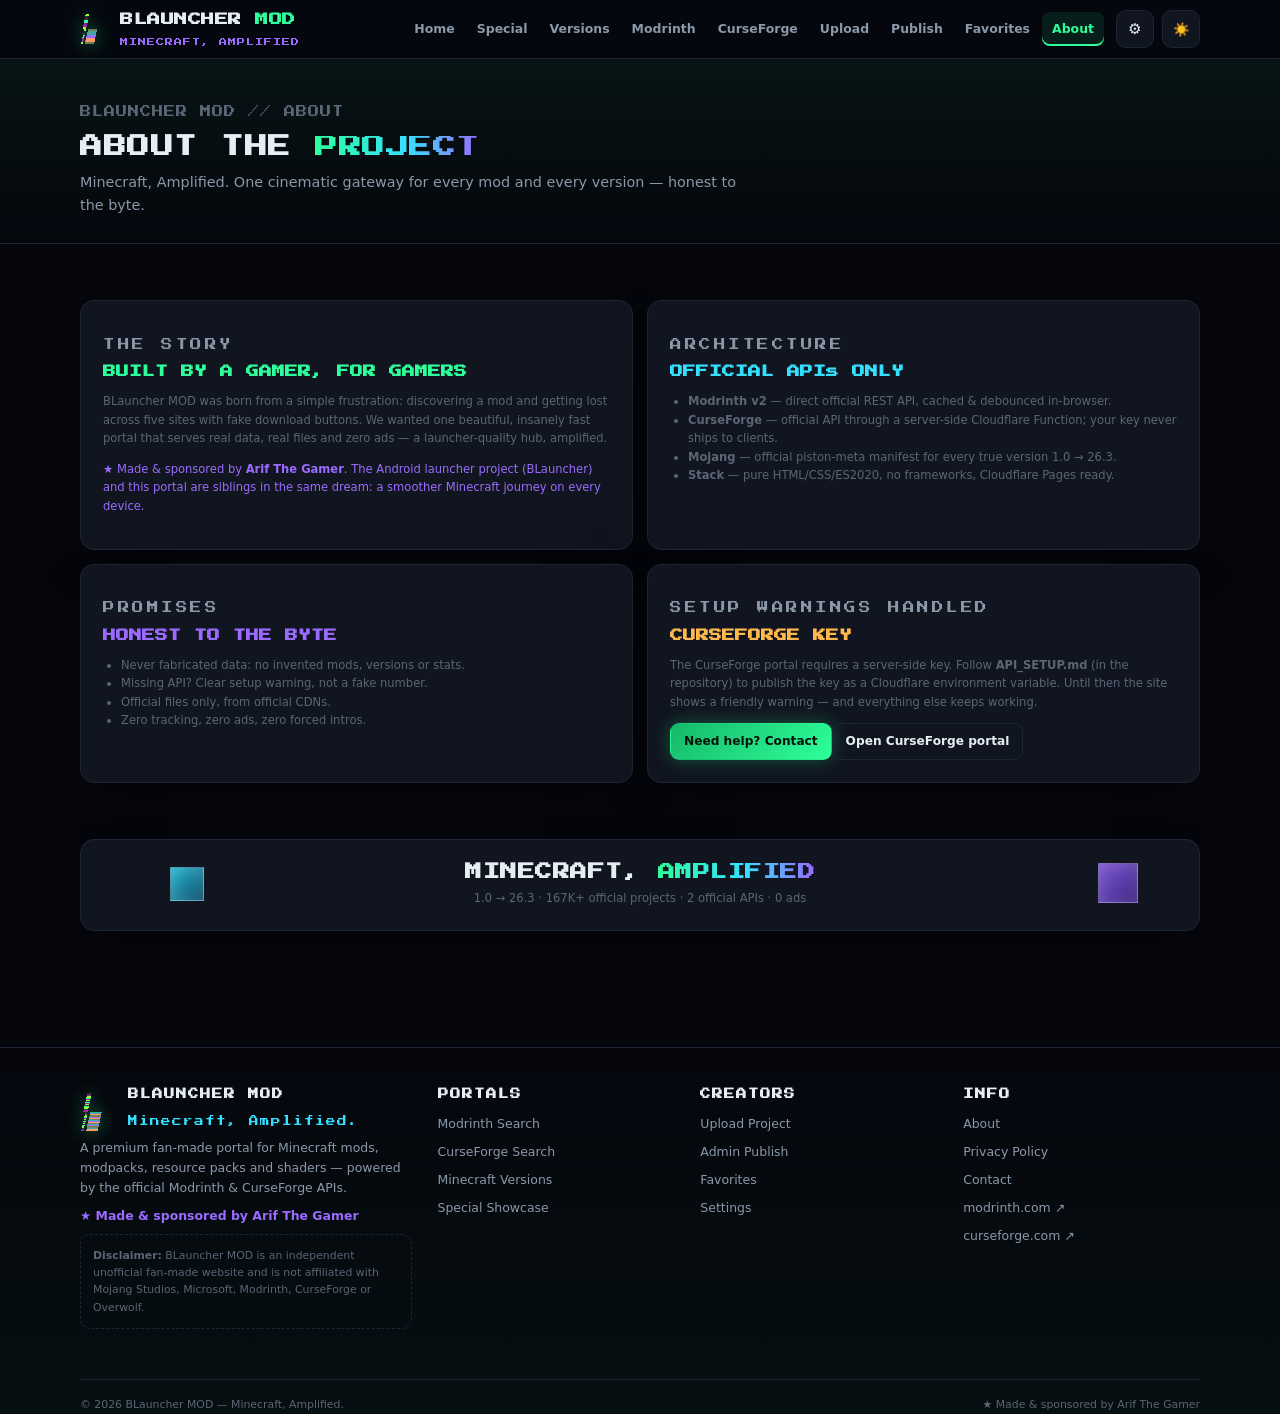
<file: about.html>
<!DOCTYPE html>
<html lang="en" data-theme="dark" data-fx="ultra" data-motion="motion">
<head>
<meta charset="utf-8">
<meta name="viewport" content="width=device-width,initial-scale=1">
<meta name="theme-color" content="#05070d">
<meta name="description" content="About BLauncher MOD — the story, the mission, the official-API-first architecture and the team behind Minecraft, Amplified.">
<title>About — BLauncher MOD</title>
<link rel="icon" type="image/png" href="/assets/img/logo.png">
<link rel="preconnect" href="https://fonts.googleapis.com">
<link rel="preconnect" href="https://fonts.gstatic.com" crossorigin>
<link href="https://fonts.googleapis.com/css2?family=Press+Start+2P&amp;display=swap" rel="stylesheet">
<link rel="stylesheet" href="/assets/css/style.css">
</head>
<body data-page="about">
<header class="hdr">
  <div class="container hdr-in">
    <a class="brand" href="/"><img src="/assets/img/logo.png" alt="BLauncher MOD logo" width="30" height="30"><span><b>BLAUNCHER&nbsp;<span>MOD</span></b><small>MINECRAFT, AMPLIFIED</small></span></a>
    <nav class="nav" aria-label="Primary">
      <a data-nav="home" href="/">Home</a>
      <a data-nav="special" href="/special.html">Special</a>
      <a data-nav="versions" href="/versions.html">Versions</a>
      <a data-nav="modrinth" href="/modrinth.html">Modrinth</a>
      <a data-nav="curseforge" href="/curseforge.html">CurseForge</a>
      <a data-nav="upload" href="/upload.html">Upload</a>
      <a data-nav="publish" href="/publish.html">Publish</a>
      <a data-nav="favorites" href="/favorites.html">Favorites</a>
      <a data-nav="about" href="/about.html">About</a>
    </nav>
    <div class="hdr-actions">
      <a class="icon-btn" href="/settings.html" title="Settings" aria-label="Settings">&#9881;</a>
      <button class="icon-btn" id="themeBtn" title="Toggle theme" aria-label="Toggle theme"><span>&#9678;</span></button>
      <button class="icon-btn" id="menuBtn" aria-expanded="false" aria-label="Menu">&#9776;</button>
    </div>
  </div>
</header>
<nav class="mnav" id="mnav" aria-label="Mobile menu">
  <a data-nav="home" href="/">Home</a>
  <a data-nav="special" href="/special.html">Special</a>
  <a data-nav="versions" href="/versions.html">Versions</a>
  <a data-nav="modrinth" href="/modrinth.html">Modrinth</a>
  <a data-nav="curseforge" href="/curseforge.html">CurseForge</a>
  <a data-nav="upload" href="/upload.html">Upload</a>
  <a data-nav="publish" href="/publish.html">Publish</a>
  <a data-nav="favorites" href="/favorites.html">Favorites</a>
  <a data-nav="settings" href="/settings.html">Settings</a>
  <a data-nav="about" href="/about.html">About</a>
  <a data-nav="privacy" href="/privacy.html">Privacy Policy</a>
  <a data-nav="contact" href="/contact.html">Contact</a>
</nav>

<main>
  <section class="page-hero">
    <div class="container">
      <div class="crumb">BLAUNCHER MOD // ABOUT</div>
      <h1>ABOUT THE <span class="text-grad">PROJECT</span></h1>
      <p>Minecraft, Amplified. One cinematic gateway for every mod and every version — honest to the byte.</p>
    </div>
  </section>

  <section class="sec">
    <div class="container grid2feat">
      <div class="panel">
        <p class="eyebrow">THE STORY</p>
        <h3 class="mono" style="color:var(--emerald);font-size:.8rem">BUILT BY A GAMER, FOR GAMERS</h3>
        <p class="help mt-s">BLauncher MOD was born from a simple frustration: discovering a mod and getting lost across five sites with fake download buttons. We wanted one beautiful, insanely fast portal that serves real data, real files and zero ads — a launcher-quality hub, amplified.</p>
        <p class="help mt-s" style="color:var(--purple)">&#9733; Made &amp; sponsored by <strong>Arif The Gamer</strong>. The Android launcher project (BLauncher) and this portal are siblings in the same dream: a smoother Minecraft journey on every device.</p>
      </div>
      <div class="panel">
        <p class="eyebrow">ARCHITECTURE</p>
        <h3 class="mono" style="color:var(--cyan);font-size:.8rem">OFFICIAL APIs ONLY</h3>
        <ul class="help mt-s" style="padding-left:18px">
          <li><strong>Modrinth v2</strong> — direct official REST API, cached &amp; debounced in-browser.</li>
          <li><strong>CurseForge</strong> — official API through a server-side Cloudflare Function; your key never ships to clients.</li>
          <li><strong>Mojang</strong> — official piston-meta manifest for every true version 1.0 &rarr; 26.3.</li>
          <li><strong>Stack</strong> — pure HTML/CSS/ES2020, no frameworks, Cloudflare Pages ready.</li>
        </ul>
      </div>
      <div class="panel">
        <p class="eyebrow">PROMISES</p>
        <h3 class="mono" style="color:var(--purple);font-size:.8rem">HONEST TO THE BYTE</h3>
        <ul class="help mt-s" style="padding-left:18px">
          <li>Never fabricated data: no invented mods, versions or stats.</li>
          <li>Missing API? Clear setup warning, not a fake number.</li>
          <li>Official files only, from official CDNs.</li>
          <li>Zero tracking, zero ads, zero forced intros.</li>
        </ul>
      </div>
      <div class="panel">
        <p class="eyebrow">SETUP WARNINGS HANDLED</p>
        <h3 class="mono" style="color:var(--amber);font-size:.8rem">CURSEFORGE KEY</h3>
        <p class="help mt-s">The CurseForge portal requires a server-side key. Follow <strong>API_SETUP.md</strong> (in the repository) to publish the key as a Cloudflare environment variable. Until then the site shows a friendly warning — and everything else keeps working.</p>
        <div class="row"><a class="btn btn-sm btn-p" href="/contact.html">Need help? Contact</a><a class="btn btn-sm btn-gh" href="/curseforge.html">Open CurseForge portal</a></div>
      </div>
    </div>
  </section>

  <section class="sec" style="padding-top:0">
    <div class="container center panel" style="position:relative;overflow:hidden">
      <div class="vox" style="left:8%;top:30%"><div class="cube p-cyan" style="width:34px;height:34px;animation-duration:14s"><i></i><i></i><i></i></div></div>
      <div class="vox" style="right:9%;top:26%"><div class="cube p-pur" style="width:40px;height:40px;animation-duration:18s"><i></i><i></i><i></i></div></div>
      <h2 class="sec-title mt-s">MINECRAFT, <span class="text-grad">AMPLIFIED</span></h2>
      <p class="help" style="max-width:520px;margin:0 auto">1.0 &rarr; 26.3 &middot; 167K+ official projects &middot; 2 official APIs &middot; 0 ads</p>
    </div>
  </section>
</main>

<footer class="ftr">
  <div class="container ftr-in">
    <div>
      <div class="brandline"><img src="/assets/img/logo.png" alt="" width="38" height="38"><div><h4>BLauncher MOD</h4><p class="slogan">Minecraft, Amplified.</p></div></div>
      <p class="mt-s">A premium fan-made portal for Minecraft mods, modpacks, resource packs and shaders — powered by the official Modrinth &amp; CurseForge APIs.</p>
      <p class="sponsor">&#9733; Made &amp; sponsored by <strong>Arif The Gamer</strong></p>
      <div class="disc"><strong>Disclaimer:</strong> BLauncher MOD is an independent unofficial fan-made website and is not affiliated with Mojang Studios, Microsoft, Modrinth, CurseForge or Overwolf.</div>
    </div>
    <div>
      <h4>Portals</h4>
      <a href="/modrinth.html">Modrinth Search</a>
      <a href="/curseforge.html">CurseForge Search</a>
      <a href="/versions.html">Minecraft Versions</a>
      <a href="/special.html">Special Showcase</a>
    </div>
    <div>
      <h4>Creators</h4>
      <a href="/upload.html">Upload Project</a>
      <a href="/publish.html">Admin Publish</a>
      <a href="/favorites.html">Favorites</a>
      <a href="/settings.html">Settings</a>
    </div>
    <div>
      <h4>Info</h4>
      <a href="/about.html">About</a>
      <a href="/privacy.html">Privacy Policy</a>
      <a href="/contact.html">Contact</a>
      <a target="_blank" rel="noopener" href="https://modrinth.com">modrinth.com &#8599;</a>
      <a target="_blank" rel="noopener" href="https://www.curseforge.com">curseforge.com &#8599;</a>
    </div>
  </div>
  <div class="container"><div class="btm">
    <span>&copy; <span id="fyear"></span> BLauncher MOD — Minecraft, Amplified.</span>
    <span>&#9733; Made &amp; sponsored by Arif The Gamer</span>
  </div></div>
</footer>

<script src="/assets/data/versions.min.js" defer></script>
<script src="/assets/js/common.js" defer></script>
<script src="/assets/js/api.js" defer></script>
</body>
</html>
</file>
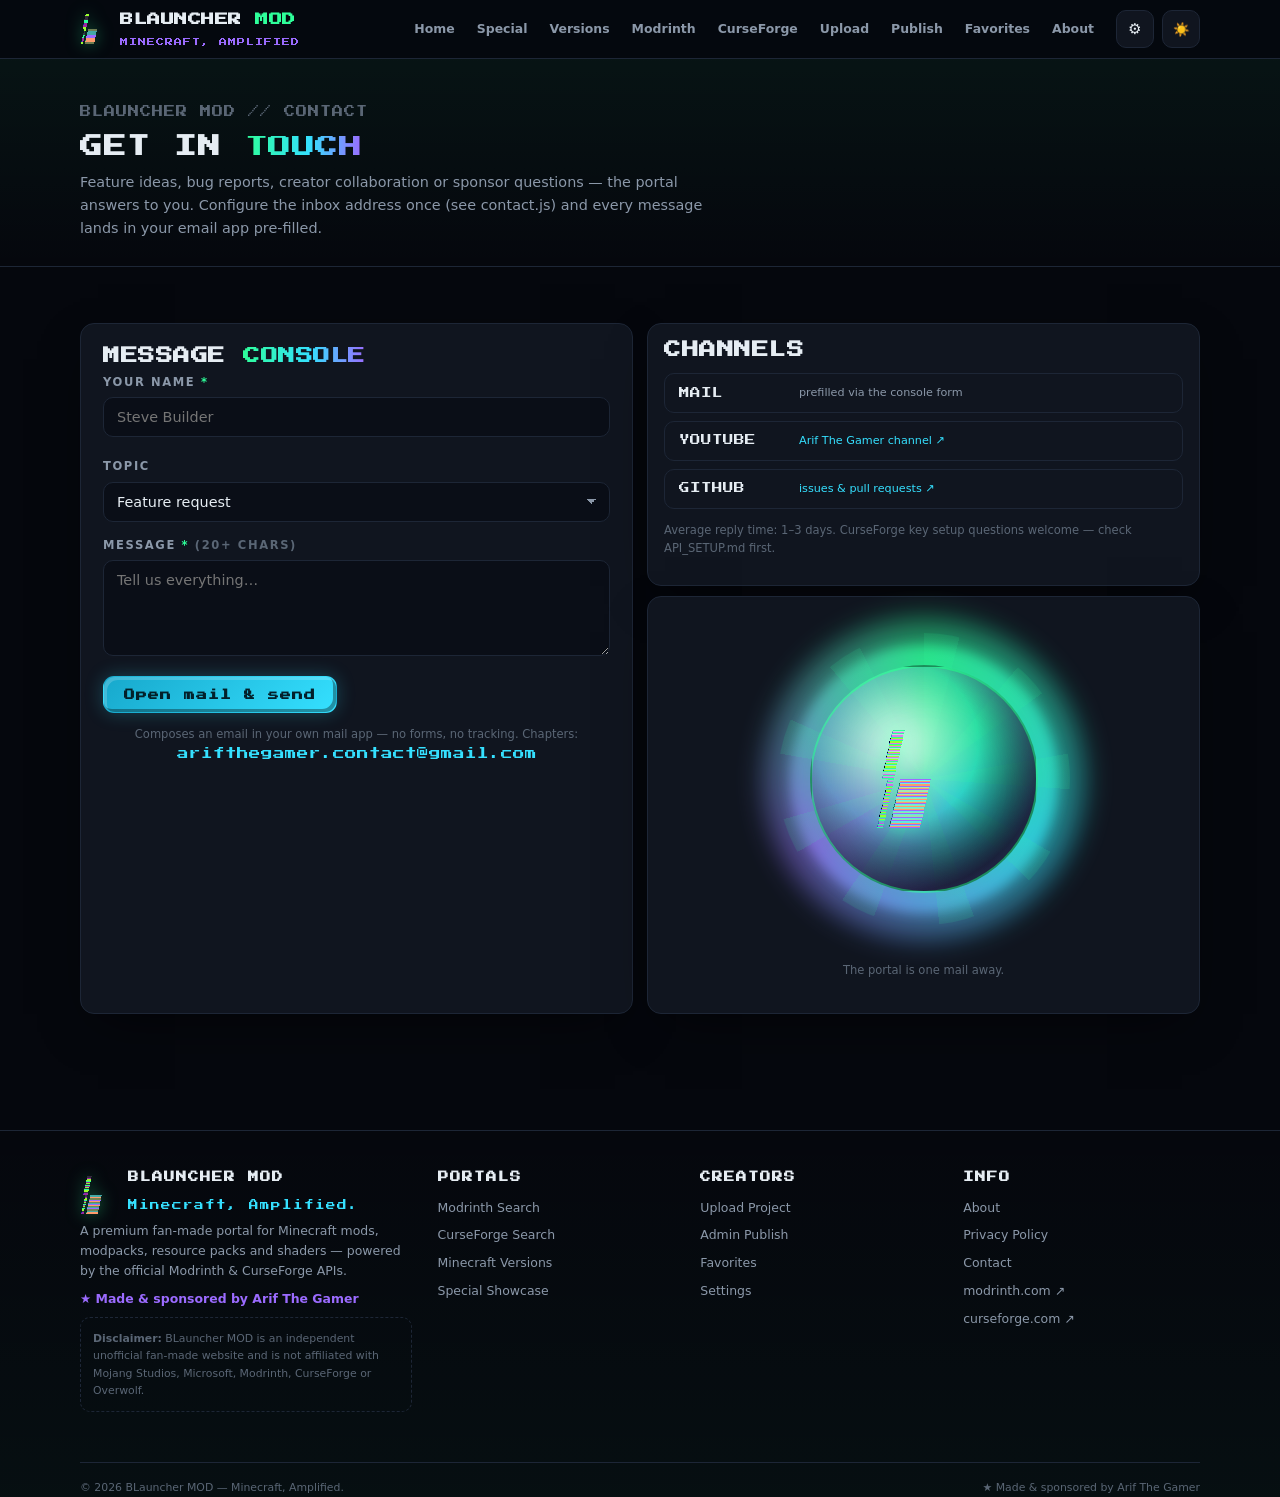
<file: contact.html>
<!DOCTYPE html>
<html lang="en" data-theme="dark" data-fx="ultra" data-motion="motion">
<head>
<meta charset="utf-8">
<meta name="viewport" content="width=device-width,initial-scale=1">
<meta name="theme-color" content="#05070d">
<meta name="description" content="Contact BLauncher MOD — reach the crew behind Minecraft, Amplified. Feature requests, bug reports, creator questions.">
<title>Contact — BLauncher MOD</title>
<link rel="icon" type="image/png" href="/assets/img/logo.png">
<link rel="preconnect" href="https://fonts.googleapis.com">
<link rel="preconnect" href="https://fonts.gstatic.com" crossorigin>
<link href="https://fonts.googleapis.com/css2?family=Press+Start+2P&amp;display=swap" rel="stylesheet">
<link rel="stylesheet" href="/assets/css/style.css">
</head>
<body data-page="contact">
<header class="hdr">
  <div class="container hdr-in">
    <a class="brand" href="/"><img src="/assets/img/logo.png" alt="BLauncher MOD logo" width="30" height="30"><span><b>BLAUNCHER&nbsp;<span>MOD</span></b><small>MINECRAFT, AMPLIFIED</small></span></a>
    <nav class="nav" aria-label="Primary">
      <a data-nav="home" href="/">Home</a>
      <a data-nav="special" href="/special.html">Special</a>
      <a data-nav="versions" href="/versions.html">Versions</a>
      <a data-nav="modrinth" href="/modrinth.html">Modrinth</a>
      <a data-nav="curseforge" href="/curseforge.html">CurseForge</a>
      <a data-nav="upload" href="/upload.html">Upload</a>
      <a data-nav="publish" href="/publish.html">Publish</a>
      <a data-nav="favorites" href="/favorites.html">Favorites</a>
      <a data-nav="about" href="/about.html">About</a>
    </nav>
    <div class="hdr-actions">
      <a class="icon-btn" href="/settings.html" title="Settings" aria-label="Settings">&#9881;</a>
      <button class="icon-btn" id="themeBtn" title="Toggle theme" aria-label="Toggle theme"><span>&#9678;</span></button>
      <button class="icon-btn" id="menuBtn" aria-expanded="false" aria-label="Menu">&#9776;</button>
    </div>
  </div>
</header>
<nav class="mnav" id="mnav" aria-label="Mobile menu">
  <a data-nav="home" href="/">Home</a>
  <a data-nav="special" href="/special.html">Special</a>
  <a data-nav="versions" href="/versions.html">Versions</a>
  <a data-nav="modrinth" href="/modrinth.html">Modrinth</a>
  <a data-nav="curseforge" href="/curseforge.html">CurseForge</a>
  <a data-nav="upload" href="/upload.html">Upload</a>
  <a data-nav="publish" href="/publish.html">Publish</a>
  <a data-nav="favorites" href="/favorites.html">Favorites</a>
  <a data-nav="settings" href="/settings.html">Settings</a>
  <a data-nav="about" href="/about.html">About</a>
  <a data-nav="privacy" href="/privacy.html">Privacy Policy</a>
  <a data-nav="contact" href="/contact.html">Contact</a>
</nav>

<main>
  <section class="page-hero">
    <div class="container">
      <div class="crumb">BLAUNCHER MOD // CONTACT</div>
      <h1>GET IN <span class="text-grad">TOUCH</span></h1>
      <p>Feature ideas, bug reports, creator collaboration or sponsor questions — the portal answers to you. Configure the inbox address once (see contact.js) and every message lands in your email app pre-filled.</p>
    </div>
  </section>

  <section class="sec">
    <div class="container grid2feat">
      <form class="panel" id="cf" novalidate>
        <h2 class="sec-title">Message <span class="text-grad">console</span></h2>
        <div class="field"><label for="cName">Your name <span class="req">*</span></label>
          <input id="cName" maxlength="40" placeholder="Steve Builder">
          <div class="err" id="cNameErr"></div></div>
        <div class="field"><label for="cTopic">Topic</label>
          <select id="cTopic">
            <option>Feature request</option>
            <option>Bug report</option>
            <option>Creator / collaboration</option>
            <option>CurseForge setup help</option>
            <option>Sponsorship (Arif The Gamer)</option>
          </select></div>
        <div class="field"><label for="cBody">Message <span class="req">*</span> <span class="help">(20+ chars)</span></label>
          <textarea id="cBody" maxlength="2000" placeholder="Tell us everything…"></textarea>
          <div class="err" id="cBodyErr"></div></div>
        <button class="btn btn-c btn-block" type="submit" id="cSend">Open mail &amp; send</button>
        <p class="help center mt-s">Composes an email in your own mail app — no forms, no tracking. Chapters: <span class="mono" style="color:var(--cyan)" id="cInbox">configured in assets/js/pages/contact.js</span></p>
      </form>

      <div>
        <div class="panel tight mb-s">
          <h2 class="sec-title">Channels</h2>
          <div class="rowlist mt-s">
            <div class="vrow"><span class="vid">MAIL</span><span class="vmeta">prefilled via the console form</span></div>
            <div class="vrow"><span class="vid">YOUTUBE</span><span class="vmeta"><a target="_blank" rel="noopener" href="https://www.youtube.com/@ArifTheGamer">Arif The Gamer channel &#8599;</a></span></div>
            <div class="vrow"><span class="vid">GITHUB</span><span class="vmeta"><a target="_blank" rel="noopener" href="https://github.com/">issues &amp; pull requests &#8599;</a></span></div>
          </div>
          <p class="help mt-s">Average reply time: 1&ndash;3 days. CurseForge key setup questions welcome — check API_SETUP.md first.</p>
        </div>
        <div class="panel center" style="display:grid;gap:10px">
          <div class="portal" style="margin:0 auto"><div class="ring"></div><div class="ring ring2"></div><div class="ring ring3"></div><div class="core"><img class="img-px" src="/assets/img/logo.png" alt="" width="70" height="70"></div></div>
          <p class="help">The portal is one mail away.</p>
        </div>
      </div>
    </div>
  </section>
</main>

<footer class="ftr">
  <div class="container ftr-in">
    <div>
      <div class="brandline"><img src="/assets/img/logo.png" alt="" width="38" height="38"><div><h4>BLauncher MOD</h4><p class="slogan">Minecraft, Amplified.</p></div></div>
      <p class="mt-s">A premium fan-made portal for Minecraft mods, modpacks, resource packs and shaders — powered by the official Modrinth &amp; CurseForge APIs.</p>
      <p class="sponsor">&#9733; Made &amp; sponsored by <strong>Arif The Gamer</strong></p>
      <div class="disc"><strong>Disclaimer:</strong> BLauncher MOD is an independent unofficial fan-made website and is not affiliated with Mojang Studios, Microsoft, Modrinth, CurseForge or Overwolf.</div>
    </div>
    <div>
      <h4>Portals</h4>
      <a href="/modrinth.html">Modrinth Search</a>
      <a href="/curseforge.html">CurseForge Search</a>
      <a href="/versions.html">Minecraft Versions</a>
      <a href="/special.html">Special Showcase</a>
    </div>
    <div>
      <h4>Creators</h4>
      <a href="/upload.html">Upload Project</a>
      <a href="/publish.html">Admin Publish</a>
      <a href="/favorites.html">Favorites</a>
      <a href="/settings.html">Settings</a>
    </div>
    <div>
      <h4>Info</h4>
      <a href="/about.html">About</a>
      <a href="/privacy.html">Privacy Policy</a>
      <a href="/contact.html">Contact</a>
      <a target="_blank" rel="noopener" href="https://modrinth.com">modrinth.com &#8599;</a>
      <a target="_blank" rel="noopener" href="https://www.curseforge.com">curseforge.com &#8599;</a>
    </div>
  </div>
  <div class="container"><div class="btm">
    <span>&copy; <span id="fyear"></span> BLauncher MOD — Minecraft, Amplified.</span>
    <span>&#9733; Made &amp; sponsored by Arif The Gamer</span>
  </div></div>
</footer>

<script src="/assets/data/versions.min.js" defer></script>
<script src="/assets/js/common.js" defer></script>
<script src="/assets/js/api.js" defer></script>
<script src="/assets/js/pages/contact.js" defer></script>
</body>
</html>
</file>
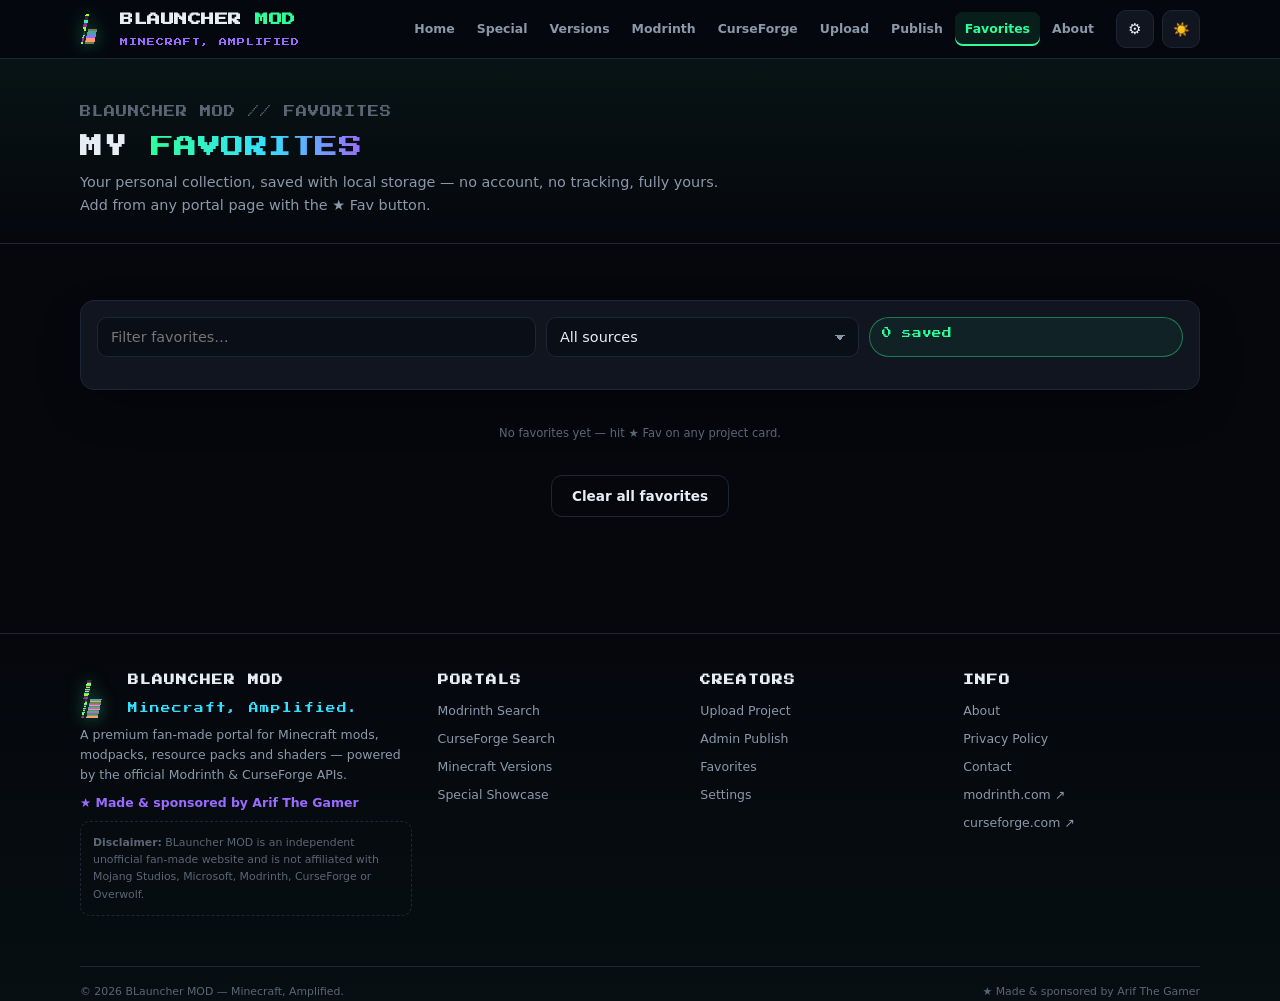
<file: favorites.html>
<!DOCTYPE html>
<html lang="en" data-theme="dark" data-fx="ultra" data-motion="motion">
<head>
<meta charset="utf-8">
<meta name="viewport" content="width=device-width,initial-scale=1">
<meta name="theme-color" content="#05070d">
<meta name="description" content="Your saved Minecraft mods and projects — favorites on BLauncher MOD, stored locally on your device.">
<title>Favorites — BLauncher MOD</title>
<link rel="icon" type="image/png" href="/assets/img/logo.png">
<link rel="preconnect" href="https://fonts.googleapis.com">
<link rel="preconnect" href="https://fonts.gstatic.com" crossorigin>
<link href="https://fonts.googleapis.com/css2?family=Press+Start+2P&amp;display=swap" rel="stylesheet">
<link rel="stylesheet" href="/assets/css/style.css">
</head>
<body data-page="favorites">
<header class="hdr">
  <div class="container hdr-in">
    <a class="brand" href="/"><img src="/assets/img/logo.png" alt="BLauncher MOD logo" width="30" height="30"><span><b>BLAUNCHER&nbsp;<span>MOD</span></b><small>MINECRAFT, AMPLIFIED</small></span></a>
    <nav class="nav" aria-label="Primary">
      <a data-nav="home" href="/">Home</a>
      <a data-nav="special" href="/special.html">Special</a>
      <a data-nav="versions" href="/versions.html">Versions</a>
      <a data-nav="modrinth" href="/modrinth.html">Modrinth</a>
      <a data-nav="curseforge" href="/curseforge.html">CurseForge</a>
      <a data-nav="upload" href="/upload.html">Upload</a>
      <a data-nav="publish" href="/publish.html">Publish</a>
      <a data-nav="favorites" href="/favorites.html">Favorites</a>
      <a data-nav="about" href="/about.html">About</a>
    </nav>
    <div class="hdr-actions">
      <a class="icon-btn" href="/settings.html" title="Settings" aria-label="Settings">&#9881;</a>
      <button class="icon-btn" id="themeBtn" title="Toggle theme" aria-label="Toggle theme"><span>&#9678;</span></button>
      <button class="icon-btn" id="menuBtn" aria-expanded="false" aria-label="Menu">&#9776;</button>
    </div>
  </div>
</header>
<nav class="mnav" id="mnav" aria-label="Mobile menu">
  <a data-nav="home" href="/">Home</a>
  <a data-nav="special" href="/special.html">Special</a>
  <a data-nav="versions" href="/versions.html">Versions</a>
  <a data-nav="modrinth" href="/modrinth.html">Modrinth</a>
  <a data-nav="curseforge" href="/curseforge.html">CurseForge</a>
  <a data-nav="upload" href="/upload.html">Upload</a>
  <a data-nav="publish" href="/publish.html">Publish</a>
  <a data-nav="favorites" href="/favorites.html">Favorites</a>
  <a data-nav="settings" href="/settings.html">Settings</a>
  <a data-nav="about" href="/about.html">About</a>
  <a data-nav="privacy" href="/privacy.html">Privacy Policy</a>
  <a data-nav="contact" href="/contact.html">Contact</a>
</nav>

<main>
  <section class="page-hero">
    <div class="container">
      <div class="crumb">BLAUNCHER MOD // FAVORITES</div>
      <h1>MY <span class="text-grad">FAVORITES</span></h1>
      <p>Your personal collection, saved with local storage — no account, no tracking, fully yours. Add from any portal page with the ★ Fav button.</p>
    </div>
  </section>

  <section class="sec">
    <div class="container">
      <div class="panel tight mb">
        <div class="fbar c3">
          <input id="fvq" type="search" placeholder="Filter favorites…">
          <select id="fvsrc" aria-label="Source">
            <option value="">All sources</option>
            <option value="modrinth">Modrinth</option>
            <option value="curseforge">CurseForge</option>
          </select>
          <span class="count-pill" id="fvcount">0 saved</span>
        </div>
      </div>
      <div class="grid g3" id="fvlist"></div>
      <div class="center mt">
        <button class="btn btn-gh" id="fvclear">Clear all favorites</button>
      </div>
    </div>
  </section>
</main>

<footer class="ftr">
  <div class="container ftr-in">
    <div>
      <div class="brandline"><img src="/assets/img/logo.png" alt="" width="38" height="38"><div><h4>BLauncher MOD</h4><p class="slogan">Minecraft, Amplified.</p></div></div>
      <p class="mt-s">A premium fan-made portal for Minecraft mods, modpacks, resource packs and shaders — powered by the official Modrinth &amp; CurseForge APIs.</p>
      <p class="sponsor">&#9733; Made &amp; sponsored by <strong>Arif The Gamer</strong></p>
      <div class="disc"><strong>Disclaimer:</strong> BLauncher MOD is an independent unofficial fan-made website and is not affiliated with Mojang Studios, Microsoft, Modrinth, CurseForge or Overwolf.</div>
    </div>
    <div>
      <h4>Portals</h4>
      <a href="/modrinth.html">Modrinth Search</a>
      <a href="/curseforge.html">CurseForge Search</a>
      <a href="/versions.html">Minecraft Versions</a>
      <a href="/special.html">Special Showcase</a>
    </div>
    <div>
      <h4>Creators</h4>
      <a href="/upload.html">Upload Project</a>
      <a href="/publish.html">Admin Publish</a>
      <a href="/favorites.html">Favorites</a>
      <a href="/settings.html">Settings</a>
    </div>
    <div>
      <h4>Info</h4>
      <a href="/about.html">About</a>
      <a href="/privacy.html">Privacy Policy</a>
      <a href="/contact.html">Contact</a>
      <a target="_blank" rel="noopener" href="https://modrinth.com">modrinth.com &#8599;</a>
      <a target="_blank" rel="noopener" href="https://www.curseforge.com">curseforge.com &#8599;</a>
    </div>
  </div>
  <div class="container"><div class="btm">
    <span>&copy; <span id="fyear"></span> BLauncher MOD — Minecraft, Amplified.</span>
    <span>&#9733; Made &amp; sponsored by Arif The Gamer</span>
  </div></div>
</footer>

<script src="/assets/data/versions.min.js" defer></script>
<script src="/assets/js/common.js" defer></script>
<script src="/assets/js/api.js" defer></script>
<script src="/assets/js/pages/favorites.js" defer></script>
</body>
</html>
</file>
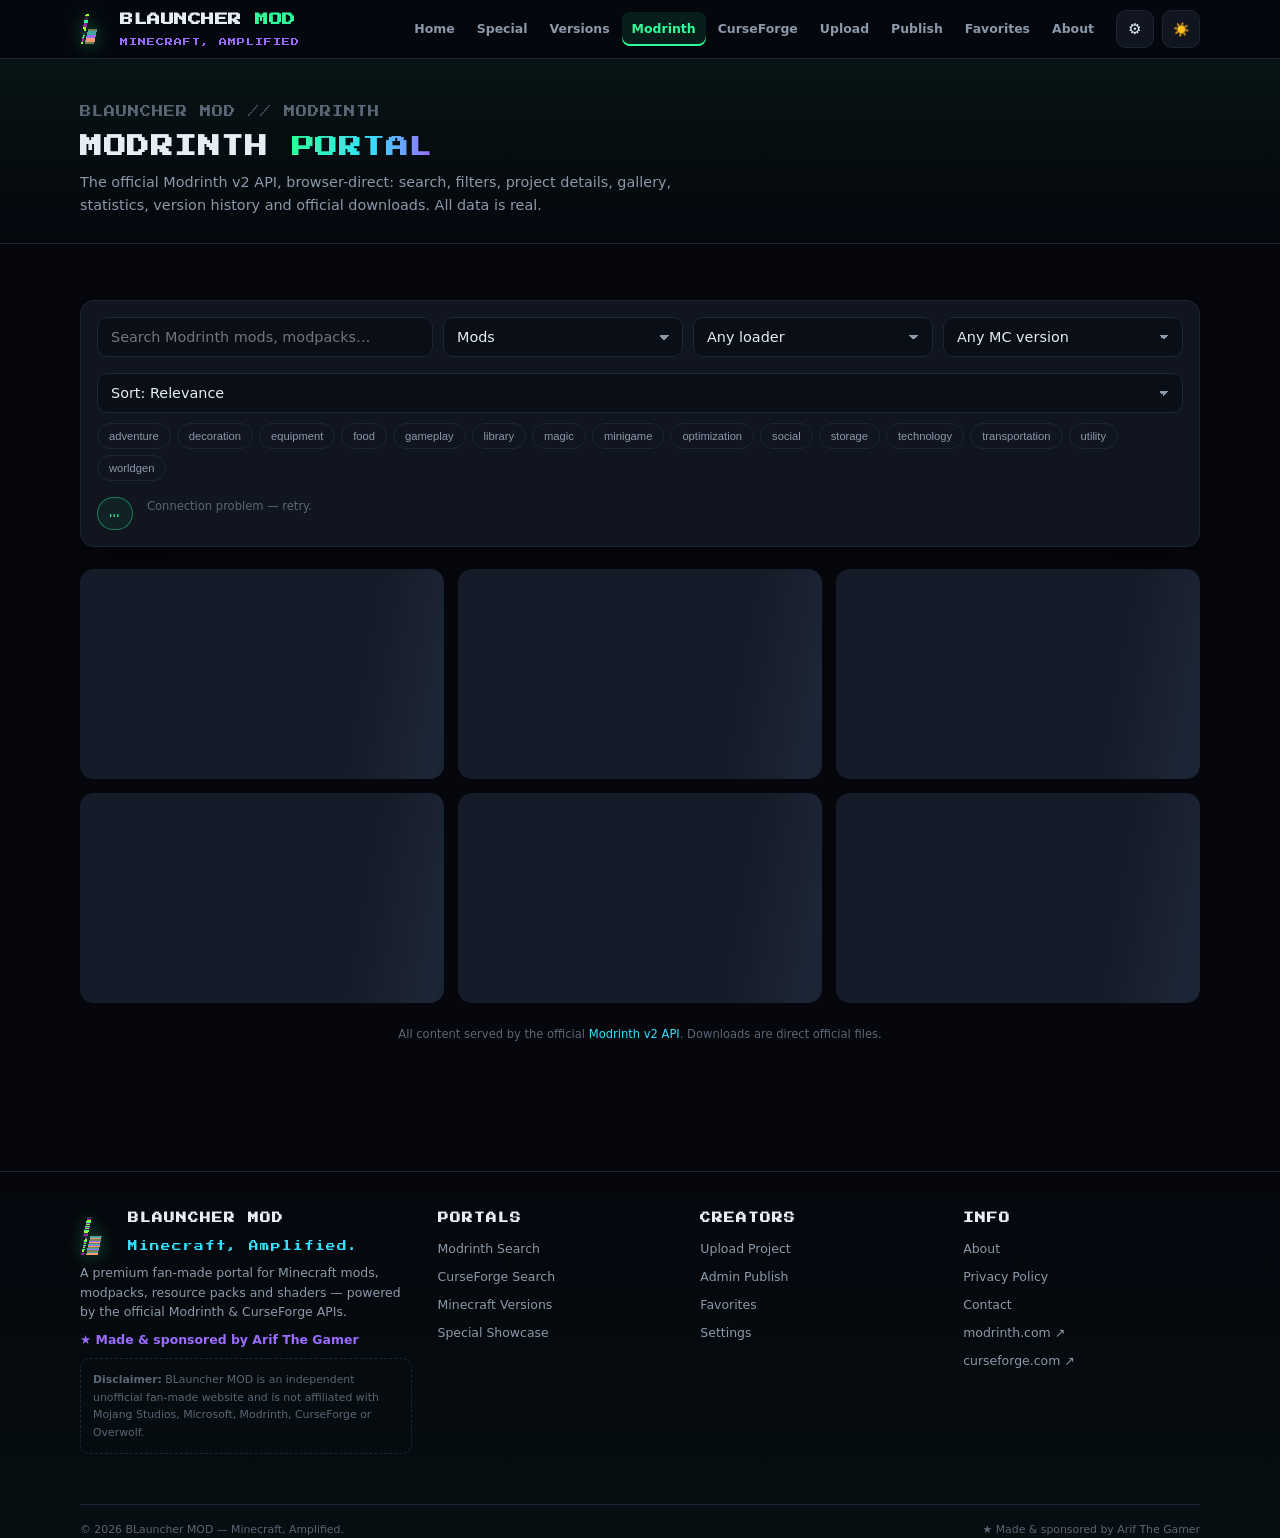
<file: modrinth.html>
<!DOCTYPE html>
<html lang="en" data-theme="dark" data-fx="ultra" data-motion="motion">
<head>
<meta charset="utf-8">
<meta name="viewport" content="width=device-width,initial-scale=1">
<meta name="theme-color" content="#05070d">
<meta name="description" content="Browse the official Modrinth catalog: mods, modpacks, shaders and resource packs with filters, details, gallery, version history and downloads.">
<title>Modrinth Portal — BLauncher MOD</title>
<link rel="icon" type="image/png" href="/assets/img/logo.png">
<link rel="preconnect" href="https://fonts.googleapis.com">
<link rel="preconnect" href="https://fonts.gstatic.com" crossorigin>
<link href="https://fonts.googleapis.com/css2?family=Press+Start+2P&amp;display=swap" rel="stylesheet">
<link rel="stylesheet" href="/assets/css/style.css">
</head>
<body data-page="modrinth">
<header class="hdr">
  <div class="container hdr-in">
    <a class="brand" href="/"><img src="/assets/img/logo.png" alt="BLauncher MOD logo" width="30" height="30"><span><b>BLAUNCHER&nbsp;<span>MOD</span></b><small>MINECRAFT, AMPLIFIED</small></span></a>
    <nav class="nav" aria-label="Primary">
      <a data-nav="home" href="/">Home</a>
      <a data-nav="special" href="/special.html">Special</a>
      <a data-nav="versions" href="/versions.html">Versions</a>
      <a data-nav="modrinth" href="/modrinth.html">Modrinth</a>
      <a data-nav="curseforge" href="/curseforge.html">CurseForge</a>
      <a data-nav="upload" href="/upload.html">Upload</a>
      <a data-nav="publish" href="/publish.html">Publish</a>
      <a data-nav="favorites" href="/favorites.html">Favorites</a>
      <a data-nav="about" href="/about.html">About</a>
    </nav>
    <div class="hdr-actions">
      <a class="icon-btn" href="/settings.html" title="Settings" aria-label="Settings">&#9881;</a>
      <button class="icon-btn" id="themeBtn" title="Toggle theme" aria-label="Toggle theme"><span>&#9678;</span></button>
      <button class="icon-btn" id="menuBtn" aria-expanded="false" aria-label="Menu">&#9776;</button>
    </div>
  </div>
</header>
<nav class="mnav" id="mnav" aria-label="Mobile menu">
  <a data-nav="home" href="/">Home</a>
  <a data-nav="special" href="/special.html">Special</a>
  <a data-nav="versions" href="/versions.html">Versions</a>
  <a data-nav="modrinth" href="/modrinth.html">Modrinth</a>
  <a data-nav="curseforge" href="/curseforge.html">CurseForge</a>
  <a data-nav="upload" href="/upload.html">Upload</a>
  <a data-nav="publish" href="/publish.html">Publish</a>
  <a data-nav="favorites" href="/favorites.html">Favorites</a>
  <a data-nav="settings" href="/settings.html">Settings</a>
  <a data-nav="about" href="/about.html">About</a>
  <a data-nav="privacy" href="/privacy.html">Privacy Policy</a>
  <a data-nav="contact" href="/contact.html">Contact</a>
</nav>

<main>
  <section class="page-hero">
    <div class="container">
      <div class="crumb">BLAUNCHER MOD // MODRINTH</div>
      <h1>MODRINTH <span class="text-grad">PORTAL</span></h1>
      <p>The official Modrinth v2 API, browser-direct: search, filters, project details, gallery, statistics, version history and official downloads. All data is real.</p>
    </div>
  </section>

  <section class="sec">
    <div class="container">
      <div class="panel tight mb">
        <div class="fbar c4">
          <div class="search-wrap">
            <input id="mq" type="search" placeholder="Search Modrinth mods, modpacks…" autocomplete="off">
            <div class="ac" id="mac" role="listbox"></div>
          </div>
          <select id="mtype" aria-label="Project type">
            <option value="">All types</option>
            <option value="mod" selected>Mods</option>
            <option value="modpack">Modpacks</option>
            <option value="resourcepack">Resource Packs</option>
            <option value="shader">Shaders</option>
          </select>
          <select id="mloader" aria-label="Mod loader">
            <option value="">Any loader</option>
            <option value="fabric">Fabric</option>
            <option value="neoforge">NeoForge</option>
            <option value="forge">Forge</option>
            <option value="quilt">Quilt</option>
          </select>
          <select id="mmcv" aria-label="Minecraft version"><option value="">Any MC version</option></select>
        </div>
        <div class="fbar">
          <select id="mindex" aria-label="Sort">
            <option value="relevance">Sort: Relevance</option>
            <option value="downloads">Sort: Downloads</option>
            <option value="follows">Sort: Follows</option>
            <option value="newest">Sort: Newest</option>
            <option value="updated">Sort: Recently updated</option>
          </select>
          <div class="pillset" id="mcats"></div>
        </div>
        <div class="stats-line mt-s"><span class="count-pill" id="mcount">…</span><span class="help" id="mstat"></span></div>
      </div>

      <div class="grid g3" id="mresults">
        <div class="skel skel-card"></div><div class="skel skel-card"></div><div class="skel skel-card"></div>
        <div class="skel skel-card"></div><div class="skel skel-card"></div><div class="skel skel-card"></div>
      </div>
      <div class="center mt"><button class="btn btn-p" id="mmore" style="display:none">Load more</button></div>
      <p class="help center mt">All content served by the official <a target="_blank" rel="noopener" href="https://docs.modrinth.com">Modrinth v2 API</a>. Downloads are direct official files.</p>
    </div>
  </section>
</main>

<footer class="ftr">
  <div class="container ftr-in">
    <div>
      <div class="brandline"><img src="/assets/img/logo.png" alt="" width="38" height="38"><div><h4>BLauncher MOD</h4><p class="slogan">Minecraft, Amplified.</p></div></div>
      <p class="mt-s">A premium fan-made portal for Minecraft mods, modpacks, resource packs and shaders — powered by the official Modrinth &amp; CurseForge APIs.</p>
      <p class="sponsor">&#9733; Made &amp; sponsored by <strong>Arif The Gamer</strong></p>
      <div class="disc"><strong>Disclaimer:</strong> BLauncher MOD is an independent unofficial fan-made website and is not affiliated with Mojang Studios, Microsoft, Modrinth, CurseForge or Overwolf.</div>
    </div>
    <div>
      <h4>Portals</h4>
      <a href="/modrinth.html">Modrinth Search</a>
      <a href="/curseforge.html">CurseForge Search</a>
      <a href="/versions.html">Minecraft Versions</a>
      <a href="/special.html">Special Showcase</a>
    </div>
    <div>
      <h4>Creators</h4>
      <a href="/upload.html">Upload Project</a>
      <a href="/publish.html">Admin Publish</a>
      <a href="/favorites.html">Favorites</a>
      <a href="/settings.html">Settings</a>
    </div>
    <div>
      <h4>Info</h4>
      <a href="/about.html">About</a>
      <a href="/privacy.html">Privacy Policy</a>
      <a href="/contact.html">Contact</a>
      <a target="_blank" rel="noopener" href="https://modrinth.com">modrinth.com &#8599;</a>
      <a target="_blank" rel="noopener" href="https://www.curseforge.com">curseforge.com &#8599;</a>
    </div>
  </div>
  <div class="container"><div class="btm">
    <span>&copy; <span id="fyear"></span> BLauncher MOD — Minecraft, Amplified.</span>
    <span>&#9733; Made &amp; sponsored by Arif The Gamer</span>
  </div></div>
</footer>

<script src="/assets/data/versions.min.js" defer></script>
<script src="/assets/js/common.js" defer></script>
<script src="/assets/js/api.js" defer></script>
<script src="/assets/js/pages/modrinth.js" defer></script>
</body>
</html>
</file>
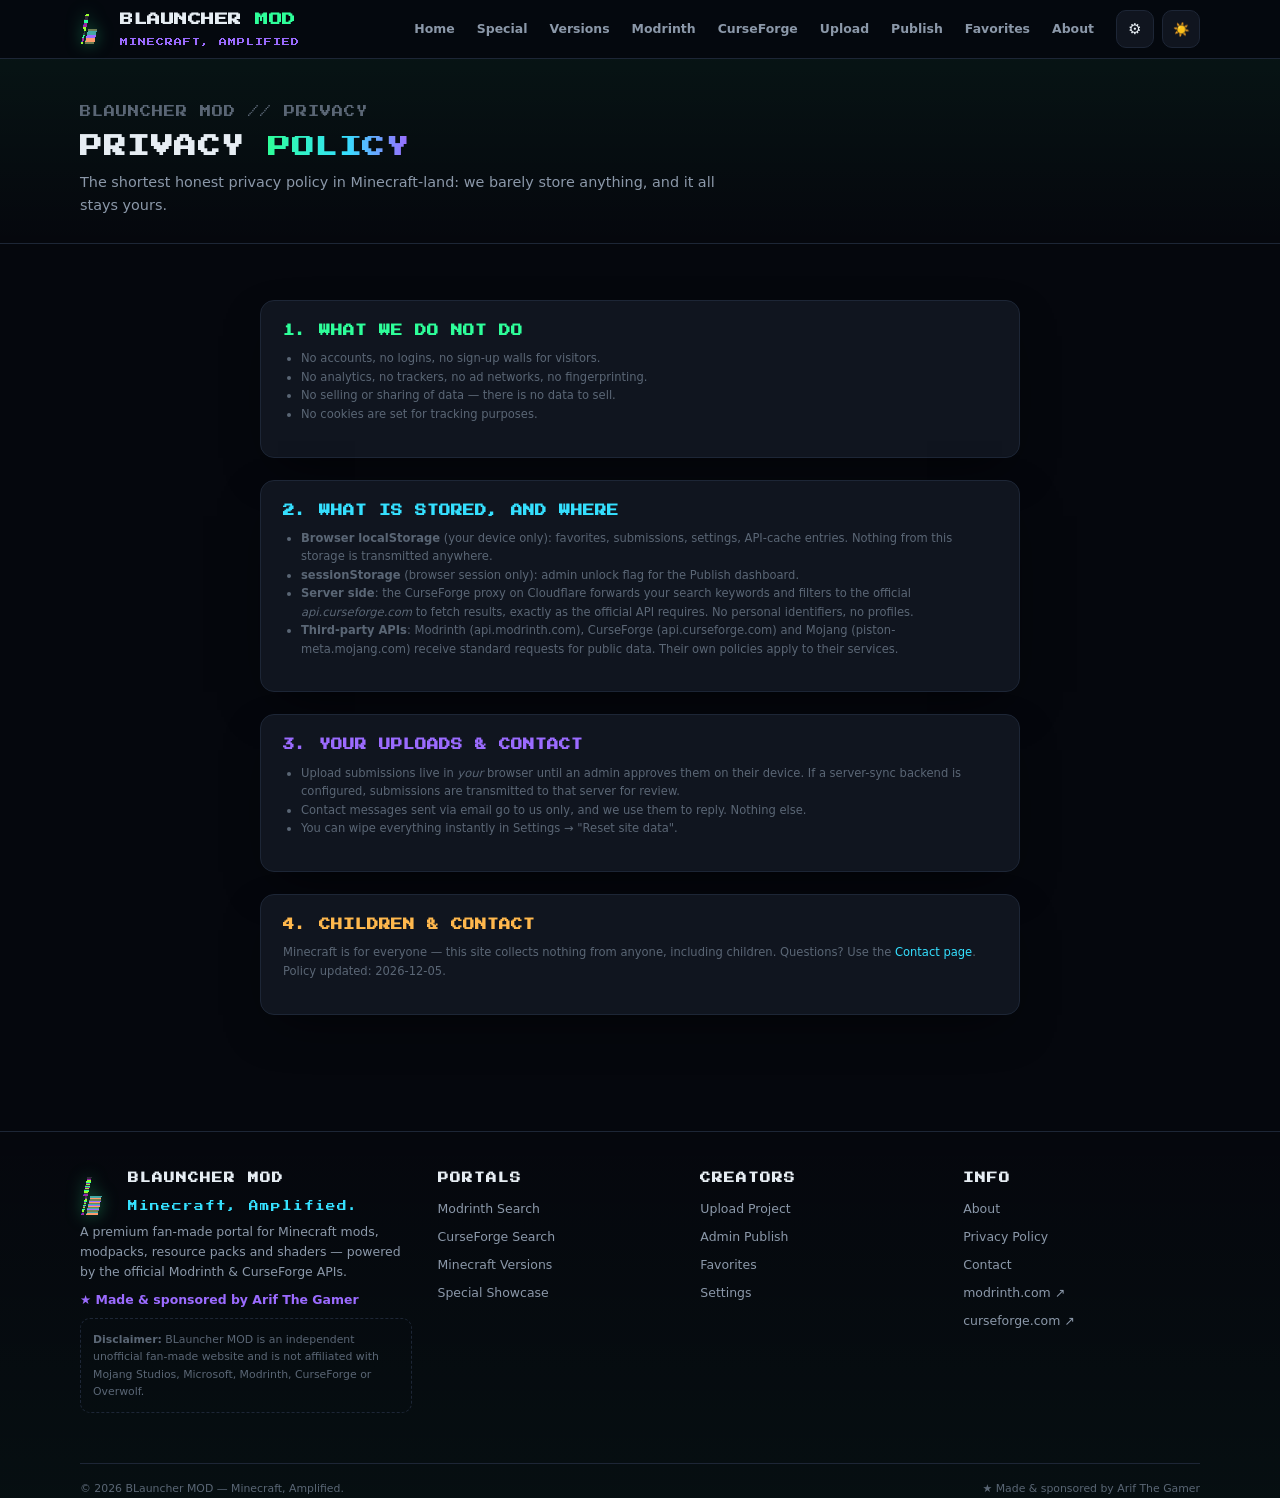
<file: privacy.html>
<!DOCTYPE html>
<html lang="en" data-theme="dark" data-fx="ultra" data-motion="motion">
<head>
<meta charset="utf-8">
<meta name="viewport" content="width=device-width,initial-scale=1">
<meta name="theme-color" content="#05070d">
<meta name="description" content="Privacy Policy of BLauncher MOD — what we store (almost nothing), what we never do (no tracking, no ads), and your control.">
<title>Privacy Policy — BLauncher MOD</title>
<link rel="icon" type="image/png" href="/assets/img/logo.png">
<link rel="preconnect" href="https://fonts.googleapis.com">
<link rel="preconnect" href="https://fonts.gstatic.com" crossorigin>
<link href="https://fonts.googleapis.com/css2?family=Press+Start+2P&amp;display=swap" rel="stylesheet">
<link rel="stylesheet" href="/assets/css/style.css">
</head>
<body data-page="privacy">
<header class="hdr">
  <div class="container hdr-in">
    <a class="brand" href="/"><img src="/assets/img/logo.png" alt="BLauncher MOD logo" width="30" height="30"><span><b>BLAUNCHER&nbsp;<span>MOD</span></b><small>MINECRAFT, AMPLIFIED</small></span></a>
    <nav class="nav" aria-label="Primary">
      <a data-nav="home" href="/">Home</a>
      <a data-nav="special" href="/special.html">Special</a>
      <a data-nav="versions" href="/versions.html">Versions</a>
      <a data-nav="modrinth" href="/modrinth.html">Modrinth</a>
      <a data-nav="curseforge" href="/curseforge.html">CurseForge</a>
      <a data-nav="upload" href="/upload.html">Upload</a>
      <a data-nav="publish" href="/publish.html">Publish</a>
      <a data-nav="favorites" href="/favorites.html">Favorites</a>
      <a data-nav="about" href="/about.html">About</a>
    </nav>
    <div class="hdr-actions">
      <a class="icon-btn" href="/settings.html" title="Settings" aria-label="Settings">&#9881;</a>
      <button class="icon-btn" id="themeBtn" title="Toggle theme" aria-label="Toggle theme"><span>&#9678;</span></button>
      <button class="icon-btn" id="menuBtn" aria-expanded="false" aria-label="Menu">&#9776;</button>
    </div>
  </div>
</header>
<nav class="mnav" id="mnav" aria-label="Mobile menu">
  <a data-nav="home" href="/">Home</a>
  <a data-nav="special" href="/special.html">Special</a>
  <a data-nav="versions" href="/versions.html">Versions</a>
  <a data-nav="modrinth" href="/modrinth.html">Modrinth</a>
  <a data-nav="curseforge" href="/curseforge.html">CurseForge</a>
  <a data-nav="upload" href="/upload.html">Upload</a>
  <a data-nav="publish" href="/publish.html">Publish</a>
  <a data-nav="favorites" href="/favorites.html">Favorites</a>
  <a data-nav="settings" href="/settings.html">Settings</a>
  <a data-nav="about" href="/about.html">About</a>
  <a data-nav="privacy" href="/privacy.html">Privacy Policy</a>
  <a data-nav="contact" href="/contact.html">Contact</a>
</nav>

<main>
  <section class="page-hero">
    <div class="container">
      <div class="crumb">BLAUNCHER MOD // PRIVACY</div>
      <h1>PRIVACY <span class="text-grad">POLICY</span></h1>
      <p>The shortest honest privacy policy in Minecraft-land: we barely store anything, and it all stays yours.</p>
    </div>
  </section>

  <section class="sec">
    <div class="container" style="max-width:760px">
      <div class="panel mb" id="pp">
        <h3 class="mono" style="color:var(--emerald);font-size:.72rem">1. WHAT WE DO NOT DO</h3>
        <ul class="help mt-s" style="padding-left:18px">
          <li>No accounts, no logins, no sign-up walls for visitors.</li>
          <li>No analytics, no trackers, no ad networks, no fingerprinting.</li>
          <li>No selling or sharing of data — there is no data to sell.</li>
          <li>No cookies are set for tracking purposes.</li>
        </ul>
      </div>
      <div class="panel mb">
        <h3 class="mono" style="color:var(--cyan);font-size:.72rem">2. WHAT IS STORED, AND WHERE</h3>
        <ul class="help mt-s" style="padding-left:18px">
          <li><strong>Browser localStorage</strong> (your device only): favorites, submissions, settings, API-cache entries. Nothing from this storage is transmitted anywhere.</li>
          <li><strong>sessionStorage</strong> (browser session only): admin unlock flag for the Publish dashboard.</li>
          <li><strong>Server side</strong>: the CurseForge proxy on Cloudflare forwards your search keywords and filters to the official <em>api.curseforge.com</em> to fetch results, exactly as the official API requires. No personal identifiers, no profiles.</li>
          <li><strong>Third-party APIs</strong>: Modrinth (api.modrinth.com), CurseForge (api.curseforge.com) and Mojang (piston-meta.mojang.com) receive standard requests for public data. Their own policies apply to their services.</li>
        </ul>
      </div>
      <div class="panel mb">
        <h3 class="mono" style="color:var(--purple);font-size:.72rem">3. YOUR UPLOADS &amp; CONTACT</h3>
        <ul class="help mt-s" style="padding-left:18px">
          <li>Upload submissions live in <em>your</em> browser until an admin approves them on their device. If a server-sync backend is configured, submissions are transmitted to that server for review.</li>
          <li>Contact messages sent via email go to us only, and we use them to reply. Nothing else.</li>
          <li>You can wipe everything instantly in Settings &rarr; "Reset site data".</li>
        </ul>
      </div>
      <div class="panel">
        <h3 class="mono" style="color:var(--amber);font-size:.72rem">4. CHILDREN &amp; CONTACT</h3>
        <p class="help mt-s">Minecraft is for everyone — this site collects nothing from anyone, including children. Questions? Use the <a href="/contact.html">Contact page</a>. Policy updated: <span id="ppDate"></span>.</p>
      </div>
    </div>
  </section>
</main>

<footer class="ftr">
  <div class="container ftr-in">
    <div>
      <div class="brandline"><img src="/assets/img/logo.png" alt="" width="38" height="38"><div><h4>BLauncher MOD</h4><p class="slogan">Minecraft, Amplified.</p></div></div>
      <p class="mt-s">A premium fan-made portal for Minecraft mods, modpacks, resource packs and shaders — powered by the official Modrinth &amp; CurseForge APIs.</p>
      <p class="sponsor">&#9733; Made &amp; sponsored by <strong>Arif The Gamer</strong></p>
      <div class="disc"><strong>Disclaimer:</strong> BLauncher MOD is an independent unofficial fan-made website and is not affiliated with Mojang Studios, Microsoft, Modrinth, CurseForge or Overwolf.</div>
    </div>
    <div>
      <h4>Portals</h4>
      <a href="/modrinth.html">Modrinth Search</a>
      <a href="/curseforge.html">CurseForge Search</a>
      <a href="/versions.html">Minecraft Versions</a>
      <a href="/special.html">Special Showcase</a>
    </div>
    <div>
      <h4>Creators</h4>
      <a href="/upload.html">Upload Project</a>
      <a href="/publish.html">Admin Publish</a>
      <a href="/favorites.html">Favorites</a>
      <a href="/settings.html">Settings</a>
    </div>
    <div>
      <h4>Info</h4>
      <a href="/about.html">About</a>
      <a href="/privacy.html">Privacy Policy</a>
      <a href="/contact.html">Contact</a>
      <a target="_blank" rel="noopener" href="https://modrinth.com">modrinth.com &#8599;</a>
      <a target="_blank" rel="noopener" href="https://www.curseforge.com">curseforge.com &#8599;</a>
    </div>
  </div>
  <div class="container"><div class="btm">
    <span>&copy; <span id="fyear"></span> BLauncher MOD — Minecraft, Amplified.</span>
    <span>&#9733; Made &amp; sponsored by Arif The Gamer</span>
  </div></div>
</footer>

<script src="/assets/data/versions.min.js" defer></script>
<script src="/assets/js/common.js" defer></script>
<script>document.getElementById('ppDate').textContent = new Date().toISOString().slice(0, 10);</script>
</body>
</html>
</file>
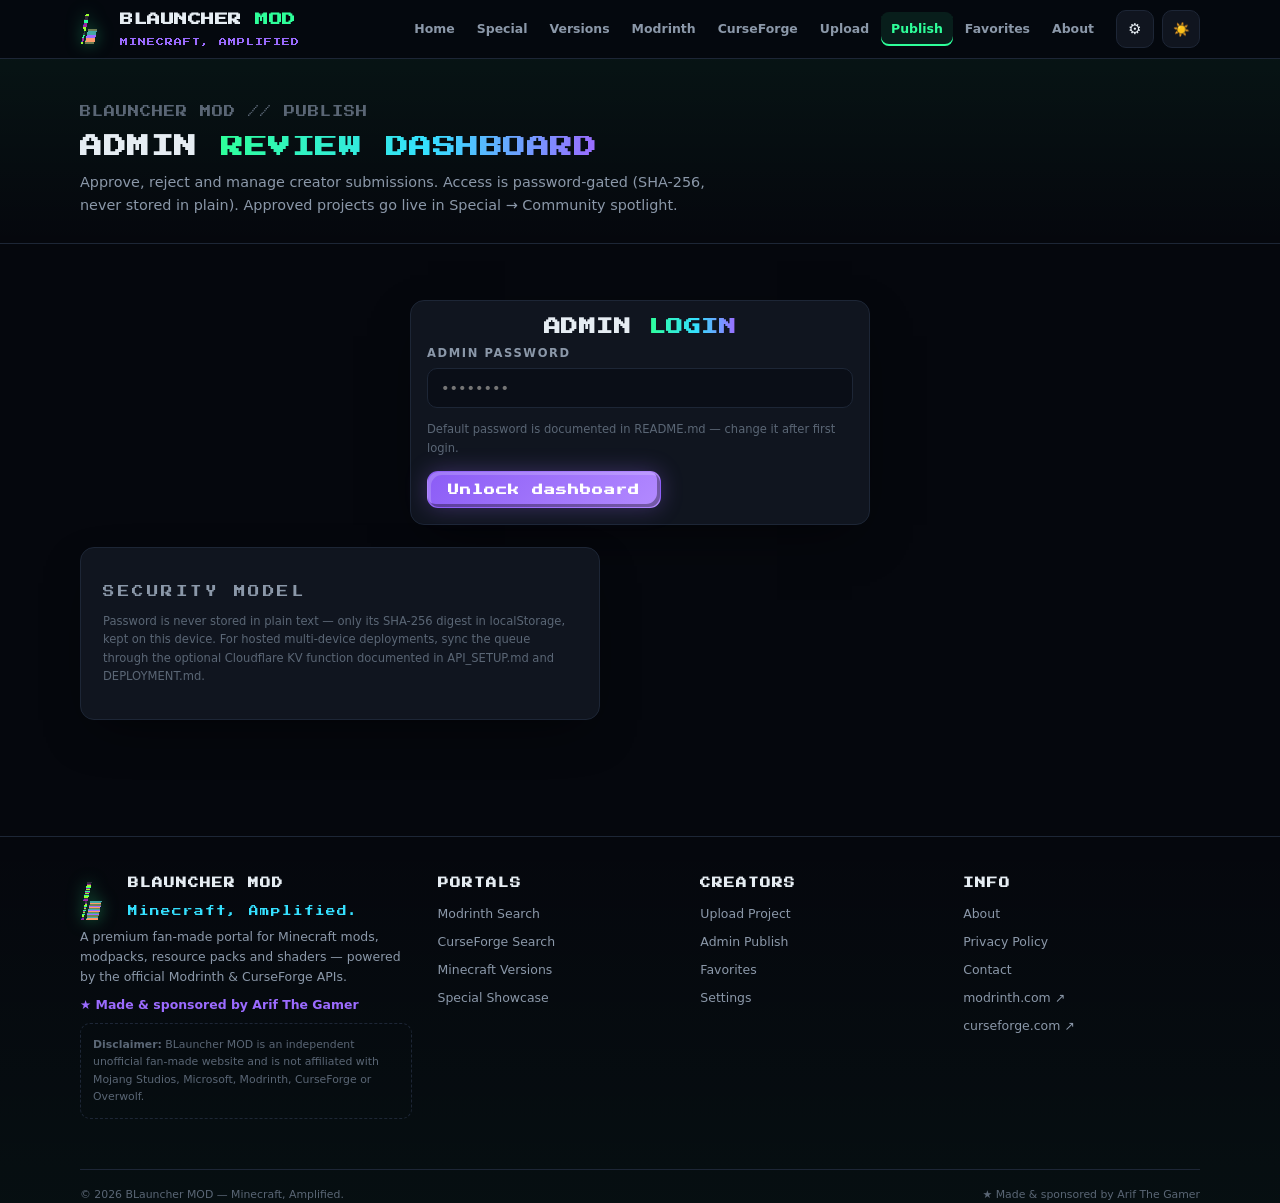
<file: publish.html>
<!DOCTYPE html>
<html lang="en" data-theme="dark" data-fx="ultra" data-motion="motion">
<head>
<meta charset="utf-8">
<meta name="viewport" content="width=device-width,initial-scale=1">
<meta name="theme-color" content="#05070d">
<meta name="description" content="Admin review dashboard for BLauncher MOD — pending, approved and rejected community submissions with secure password authentication.">
<title>Publish — Admin Review — BLauncher MOD</title>
<link rel="icon" type="image/png" href="/assets/img/logo.png">
<link rel="preconnect" href="https://fonts.googleapis.com">
<link rel="preconnect" href="https://fonts.gstatic.com" crossorigin>
<link href="https://fonts.googleapis.com/css2?family=Press+Start+2P&amp;display=swap" rel="stylesheet">
<link rel="stylesheet" href="/assets/css/style.css">
</head>
<body data-page="publish">
<header class="hdr">
  <div class="container hdr-in">
    <a class="brand" href="/"><img src="/assets/img/logo.png" alt="BLauncher MOD logo" width="30" height="30"><span><b>BLAUNCHER&nbsp;<span>MOD</span></b><small>MINECRAFT, AMPLIFIED</small></span></a>
    <nav class="nav" aria-label="Primary">
      <a data-nav="home" href="/">Home</a>
      <a data-nav="special" href="/special.html">Special</a>
      <a data-nav="versions" href="/versions.html">Versions</a>
      <a data-nav="modrinth" href="/modrinth.html">Modrinth</a>
      <a data-nav="curseforge" href="/curseforge.html">CurseForge</a>
      <a data-nav="upload" href="/upload.html">Upload</a>
      <a data-nav="publish" href="/publish.html">Publish</a>
      <a data-nav="favorites" href="/favorites.html">Favorites</a>
      <a data-nav="about" href="/about.html">About</a>
    </nav>
    <div class="hdr-actions">
      <a class="icon-btn" href="/settings.html" title="Settings" aria-label="Settings">&#9881;</a>
      <button class="icon-btn" id="themeBtn" title="Toggle theme" aria-label="Toggle theme"><span>&#9678;</span></button>
      <button class="icon-btn" id="menuBtn" aria-expanded="false" aria-label="Menu">&#9776;</button>
    </div>
  </div>
</header>
<nav class="mnav" id="mnav" aria-label="Mobile menu">
  <a data-nav="home" href="/">Home</a>
  <a data-nav="special" href="/special.html">Special</a>
  <a data-nav="versions" href="/versions.html">Versions</a>
  <a data-nav="modrinth" href="/modrinth.html">Modrinth</a>
  <a data-nav="curseforge" href="/curseforge.html">CurseForge</a>
  <a data-nav="upload" href="/upload.html">Upload</a>
  <a data-nav="publish" href="/publish.html">Publish</a>
  <a data-nav="favorites" href="/favorites.html">Favorites</a>
  <a data-nav="settings" href="/settings.html">Settings</a>
  <a data-nav="about" href="/about.html">About</a>
  <a data-nav="privacy" href="/privacy.html">Privacy Policy</a>
  <a data-nav="contact" href="/contact.html">Contact</a>
</nav>

<main>
  <section class="page-hero">
    <div class="container">
      <div class="crumb">BLAUNCHER MOD // PUBLISH</div>
      <h1>ADMIN <span class="text-grad">REVIEW DASHBOARD</span></h1>
      <p>Approve, reject and manage creator submissions. Access is password-gated (SHA-256, never stored in plain). Approved projects go live in Special &rarr; Community spotlight.</p>
    </div>
  </section>

  <section class="sec">
    <div class="container">
      <!-- gate -->
      <div class="panel tight" id="gate" style="max-width:460px;margin:0 auto">
        <h2 class="sec-title center">ADMIN <span class="text-grad">LOGIN</span></h2>
        <div class="field">
          <label for="pw">Admin password</label>
          <input id="pw" type="password" placeholder="&#8226;&#8226;&#8226;&#8226;&#8226;&#8226;&#8226;&#8226;" autocomplete="current-password">
          <div class="err" id="pwErr"></div>
          <div class="help">Default password is documented in README.md — change it after first login.</div>
        </div>
        <button class="btn btn-u btn-block" id="loginBtn">Unlock dashboard</button>
      </div>

      <!-- dashboard -->
      <div id="dash" style="display:none">
        <div class="panel tight mb">
          <div class="stats-line" style="justify-content:space-between">
            <button class="btn btn-sm btn-gh" id="chPass">Change password</button>
            <div class="pillset"><span class="count-pill" id="dPending">0 pending</span><span class="count-pill" id="dApproved">0 approved</span><span class="count-pill" id="dRejected">0 rejected</span></div>
            <button class="btn btn-sm btn-gh" id="logoutBtn">Log out</button>
          </div>
        </div>
        <div class="tabs">
          <button class="tab active" data-st="pending">Pending</button>
          <button class="tab" data-st="approved">Approved</button>
          <button class="tab" data-st="rejected">Rejected</button>
        </div>
        <div class="grid g3" id="queue"></div>
      </div>

      <div class="panel mt" style="max-width:520px">
        <p class="eyebrow">SECURITY MODEL</p>
        <p class="help">Password is never stored in plain text — only its SHA-256 digest in localStorage, kept on this device. For hosted multi-device deployments, sync the queue through the optional Cloudflare KV function documented in API_SETUP.md and DEPLOYMENT.md.</p>
      </div>
    </div>
  </section>
</main>

<footer class="ftr">
  <div class="container ftr-in">
    <div>
      <div class="brandline"><img src="/assets/img/logo.png" alt="" width="38" height="38"><div><h4>BLauncher MOD</h4><p class="slogan">Minecraft, Amplified.</p></div></div>
      <p class="mt-s">A premium fan-made portal for Minecraft mods, modpacks, resource packs and shaders — powered by the official Modrinth &amp; CurseForge APIs.</p>
      <p class="sponsor">&#9733; Made &amp; sponsored by <strong>Arif The Gamer</strong></p>
      <div class="disc"><strong>Disclaimer:</strong> BLauncher MOD is an independent unofficial fan-made website and is not affiliated with Mojang Studios, Microsoft, Modrinth, CurseForge or Overwolf.</div>
    </div>
    <div>
      <h4>Portals</h4>
      <a href="/modrinth.html">Modrinth Search</a>
      <a href="/curseforge.html">CurseForge Search</a>
      <a href="/versions.html">Minecraft Versions</a>
      <a href="/special.html">Special Showcase</a>
    </div>
    <div>
      <h4>Creators</h4>
      <a href="/upload.html">Upload Project</a>
      <a href="/publish.html">Admin Publish</a>
      <a href="/favorites.html">Favorites</a>
      <a href="/settings.html">Settings</a>
    </div>
    <div>
      <h4>Info</h4>
      <a href="/about.html">About</a>
      <a href="/privacy.html">Privacy Policy</a>
      <a href="/contact.html">Contact</a>
      <a target="_blank" rel="noopener" href="https://modrinth.com">modrinth.com &#8599;</a>
      <a target="_blank" rel="noopener" href="https://www.curseforge.com">curseforge.com &#8599;</a>
    </div>
  </div>
  <div class="container"><div class="btm">
    <span>&copy; <span id="fyear"></span> BLauncher MOD — Minecraft, Amplified.</span>
    <span>&#9733; Made &amp; sponsored by Arif The Gamer</span>
  </div></div>
</footer>

<script src="/assets/data/versions.min.js" defer></script>
<script src="/assets/js/common.js" defer></script>
<script src="/assets/js/api.js" defer></script>
<script src="/assets/js/pages/publish.js" defer></script>
</body>
</html>
</file>
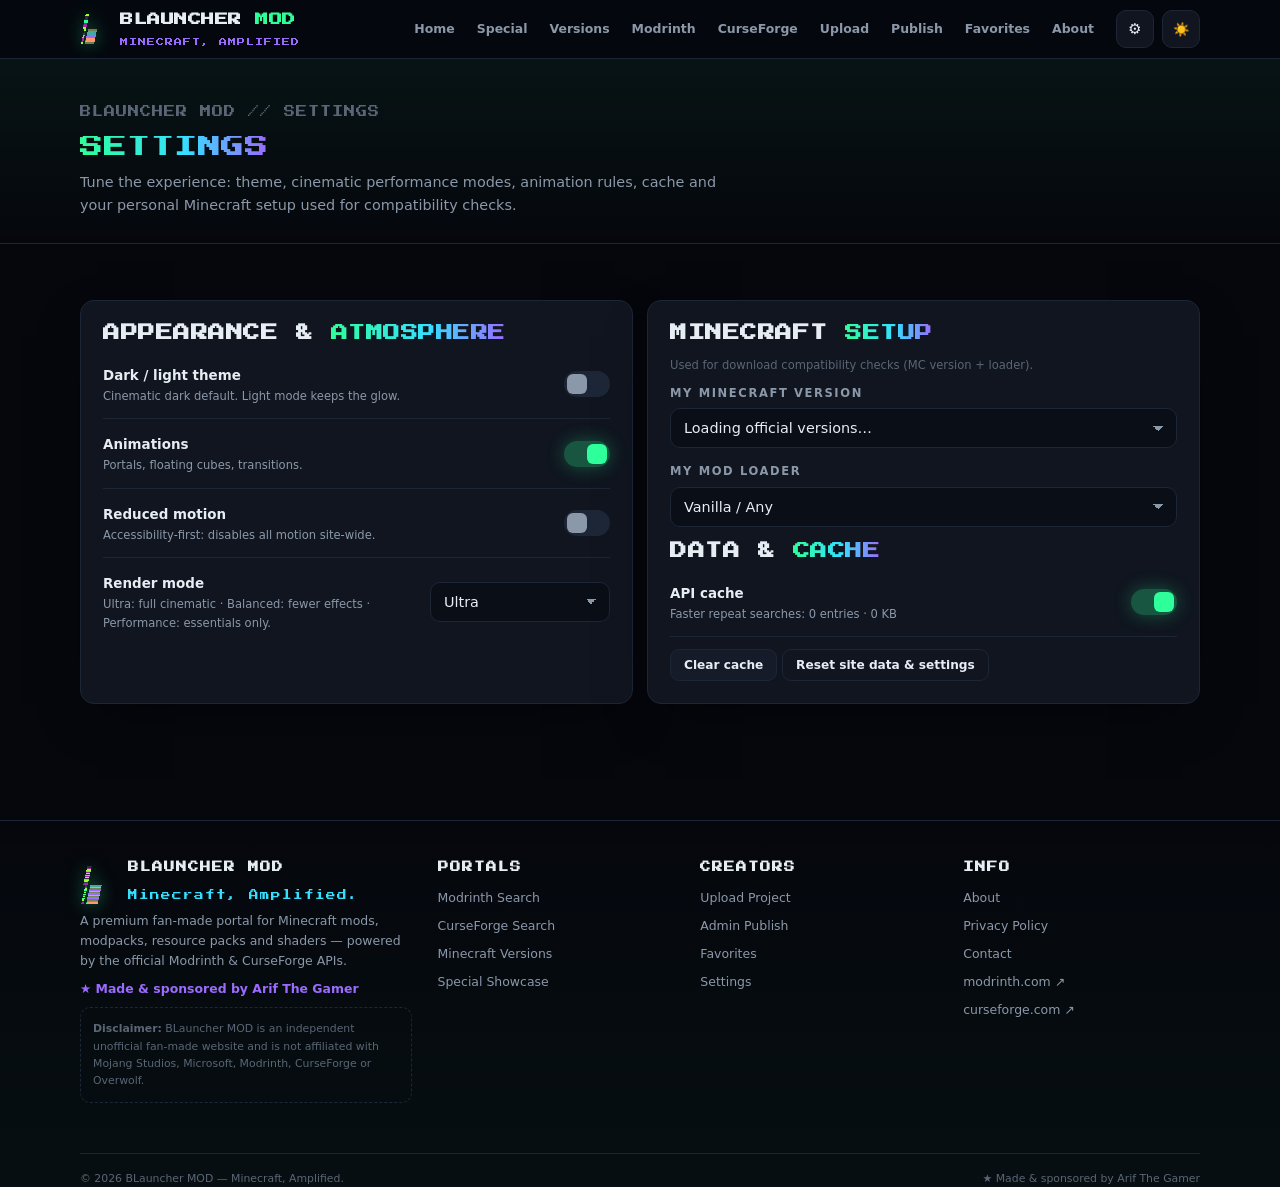
<file: settings.html>
<!DOCTYPE html>
<html lang="en" data-theme="dark" data-fx="ultra" data-motion="motion">
<head>
<meta charset="utf-8">
<meta name="viewport" content="width=device-width,initial-scale=1">
<meta name="theme-color" content="#05070d">
<meta name="description" content="BLauncher MOD settings — dark/light theme, Ultra/Balanced/Performance modes, animations, reduced motion, cache controls and your Minecraft setup.">
<title>Settings — BLauncher MOD</title>
<link rel="icon" type="image/png" href="/assets/img/logo.png">
<link rel="preconnect" href="https://fonts.googleapis.com">
<link rel="preconnect" href="https://fonts.gstatic.com" crossorigin>
<link href="https://fonts.googleapis.com/css2?family=Press+Start+2P&amp;display=swap" rel="stylesheet">
<link rel="stylesheet" href="/assets/css/style.css">
</head>
<body data-page="settings">
<header class="hdr">
  <div class="container hdr-in">
    <a class="brand" href="/"><img src="/assets/img/logo.png" alt="BLauncher MOD logo" width="30" height="30"><span><b>BLAUNCHER&nbsp;<span>MOD</span></b><small>MINECRAFT, AMPLIFIED</small></span></a>
    <nav class="nav" aria-label="Primary">
      <a data-nav="home" href="/">Home</a>
      <a data-nav="special" href="/special.html">Special</a>
      <a data-nav="versions" href="/versions.html">Versions</a>
      <a data-nav="modrinth" href="/modrinth.html">Modrinth</a>
      <a data-nav="curseforge" href="/curseforge.html">CurseForge</a>
      <a data-nav="upload" href="/upload.html">Upload</a>
      <a data-nav="publish" href="/publish.html">Publish</a>
      <a data-nav="favorites" href="/favorites.html">Favorites</a>
      <a data-nav="about" href="/about.html">About</a>
    </nav>
    <div class="hdr-actions">
      <a class="icon-btn" href="/settings.html" title="Settings" aria-label="Settings">&#9881;</a>
      <button class="icon-btn" id="themeBtn" title="Toggle theme" aria-label="Toggle theme"><span>&#9678;</span></button>
      <button class="icon-btn" id="menuBtn" aria-expanded="false" aria-label="Menu">&#9776;</button>
    </div>
  </div>
</header>
<nav class="mnav" id="mnav" aria-label="Mobile menu">
  <a data-nav="home" href="/">Home</a>
  <a data-nav="special" href="/special.html">Special</a>
  <a data-nav="versions" href="/versions.html">Versions</a>
  <a data-nav="modrinth" href="/modrinth.html">Modrinth</a>
  <a data-nav="curseforge" href="/curseforge.html">CurseForge</a>
  <a data-nav="upload" href="/upload.html">Upload</a>
  <a data-nav="publish" href="/publish.html">Publish</a>
  <a data-nav="favorites" href="/favorites.html">Favorites</a>
  <a data-nav="settings" href="/settings.html">Settings</a>
  <a data-nav="about" href="/about.html">About</a>
  <a data-nav="privacy" href="/privacy.html">Privacy Policy</a>
  <a data-nav="contact" href="/contact.html">Contact</a>
</nav>

<main>
  <section class="page-hero">
    <div class="container">
      <div class="crumb">BLAUNCHER MOD // SETTINGS</div>
      <h1><span class="text-grad">SETTINGS</span></h1>
      <p>Tune the experience: theme, cinematic performance modes, animation rules, cache and your personal Minecraft setup used for compatibility checks.</p>
    </div>
  </section>

  <section class="sec">
    <div class="container grid2feat">
      <div class="panel">
        <h2 class="sec-title">Appearance &amp; <span class="text-grad">atmosphere</span></h2>

        <div class="setrow"><div><b>Dark / light theme</b><div class="d">Cinematic dark default. Light mode keeps the glow.</div></div>
          <div class="switch"><input type="checkbox" id="oTheme"><i></i></div></div>

        <div class="setrow"><div><b>Animations</b><div class="d">Portals, floating cubes, transitions.</div></div>
          <div class="switch"><input type="checkbox" id="oAnim" checked><i></i></div></div>

        <div class="setrow"><div><b>Reduced motion</b><div class="d">Accessibility-first: disables all motion site-wide.</div></div>
          <div class="switch"><input type="checkbox" id="oMotion"><i></i></div></div>

        <div class="setrow"><div><b>Render mode</b><div class="d">Ultra: full cinematic &middot; Balanced: fewer effects &middot; Performance: essentials only.</div></div>
          <select id="oFx" style="max-width:180px">
            <option value="ultra">Ultra</option>
            <option value="balanced">Balanced</option>
            <option value="performance">Performance</option>
          </select></div>
      </div>

      <div class="panel">
        <h2 class="sec-title">Minecraft <span class="text-grad">setup</span></h2>
        <p class="help mb-s">Used for download compatibility checks (MC version + loader).</p>
        <div class="field"><label for="oMcv">My Minecraft version</label><select id="oMcv"><option value="latest">Loading official versions…</option></select></div>
        <div class="field"><label for="oLoader">My mod loader</label>
          <select id="oLoader">
            <option value="any">Vanilla / Any</option>
            <option value="fabric">Fabric</option>
            <option value="neoforge">NeoForge</option>
            <option value="forge">Forge</option>
            <option value="quilt">Quilt</option>
          </select></div>

        <h2 class="sec-title mt">Data &amp; <span class="text-grad">cache</span></h2>
        <div class="setrow"><div><b>API cache</b><div class="d">Faster repeat searches: <span id="oCacheStat">…</span></div></div>
          <div class="switch"><input type="checkbox" id="oCache" checked><i></i></div></div>
        <div class="row mt-s" style="gap:8px">
          <button class="btn btn-sm" id="oClear">Clear cache</button>
          <button class="btn btn-sm btn-gh" id="oWipe">Reset site data &amp; settings</button>
        </div>
      </div>
    </div>
  </section>
</main>

<footer class="ftr">
  <div class="container ftr-in">
    <div>
      <div class="brandline"><img src="/assets/img/logo.png" alt="" width="38" height="38"><div><h4>BLauncher MOD</h4><p class="slogan">Minecraft, Amplified.</p></div></div>
      <p class="mt-s">A premium fan-made portal for Minecraft mods, modpacks, resource packs and shaders — powered by the official Modrinth &amp; CurseForge APIs.</p>
      <p class="sponsor">&#9733; Made &amp; sponsored by <strong>Arif The Gamer</strong></p>
      <div class="disc"><strong>Disclaimer:</strong> BLauncher MOD is an independent unofficial fan-made website and is not affiliated with Mojang Studios, Microsoft, Modrinth, CurseForge or Overwolf.</div>
    </div>
    <div>
      <h4>Portals</h4>
      <a href="/modrinth.html">Modrinth Search</a>
      <a href="/curseforge.html">CurseForge Search</a>
      <a href="/versions.html">Minecraft Versions</a>
      <a href="/special.html">Special Showcase</a>
    </div>
    <div>
      <h4>Creators</h4>
      <a href="/upload.html">Upload Project</a>
      <a href="/publish.html">Admin Publish</a>
      <a href="/favorites.html">Favorites</a>
      <a href="/settings.html">Settings</a>
    </div>
    <div>
      <h4>Info</h4>
      <a href="/about.html">About</a>
      <a href="/privacy.html">Privacy Policy</a>
      <a href="/contact.html">Contact</a>
      <a target="_blank" rel="noopener" href="https://modrinth.com">modrinth.com &#8599;</a>
      <a target="_blank" rel="noopener" href="https://www.curseforge.com">curseforge.com &#8599;</a>
    </div>
  </div>
  <div class="container"><div class="btm">
    <span>&copy; <span id="fyear"></span> BLauncher MOD — Minecraft, Amplified.</span>
    <span>&#9733; Made &amp; sponsored by Arif The Gamer</span>
  </div></div>
</footer>

<script src="/assets/data/versions.min.js" defer></script>
<script src="/assets/js/common.js" defer></script>
<script src="/assets/js/api.js" defer></script>
<script src="/assets/js/pages/settings.js" defer></script>
</body>
</html>
</file>
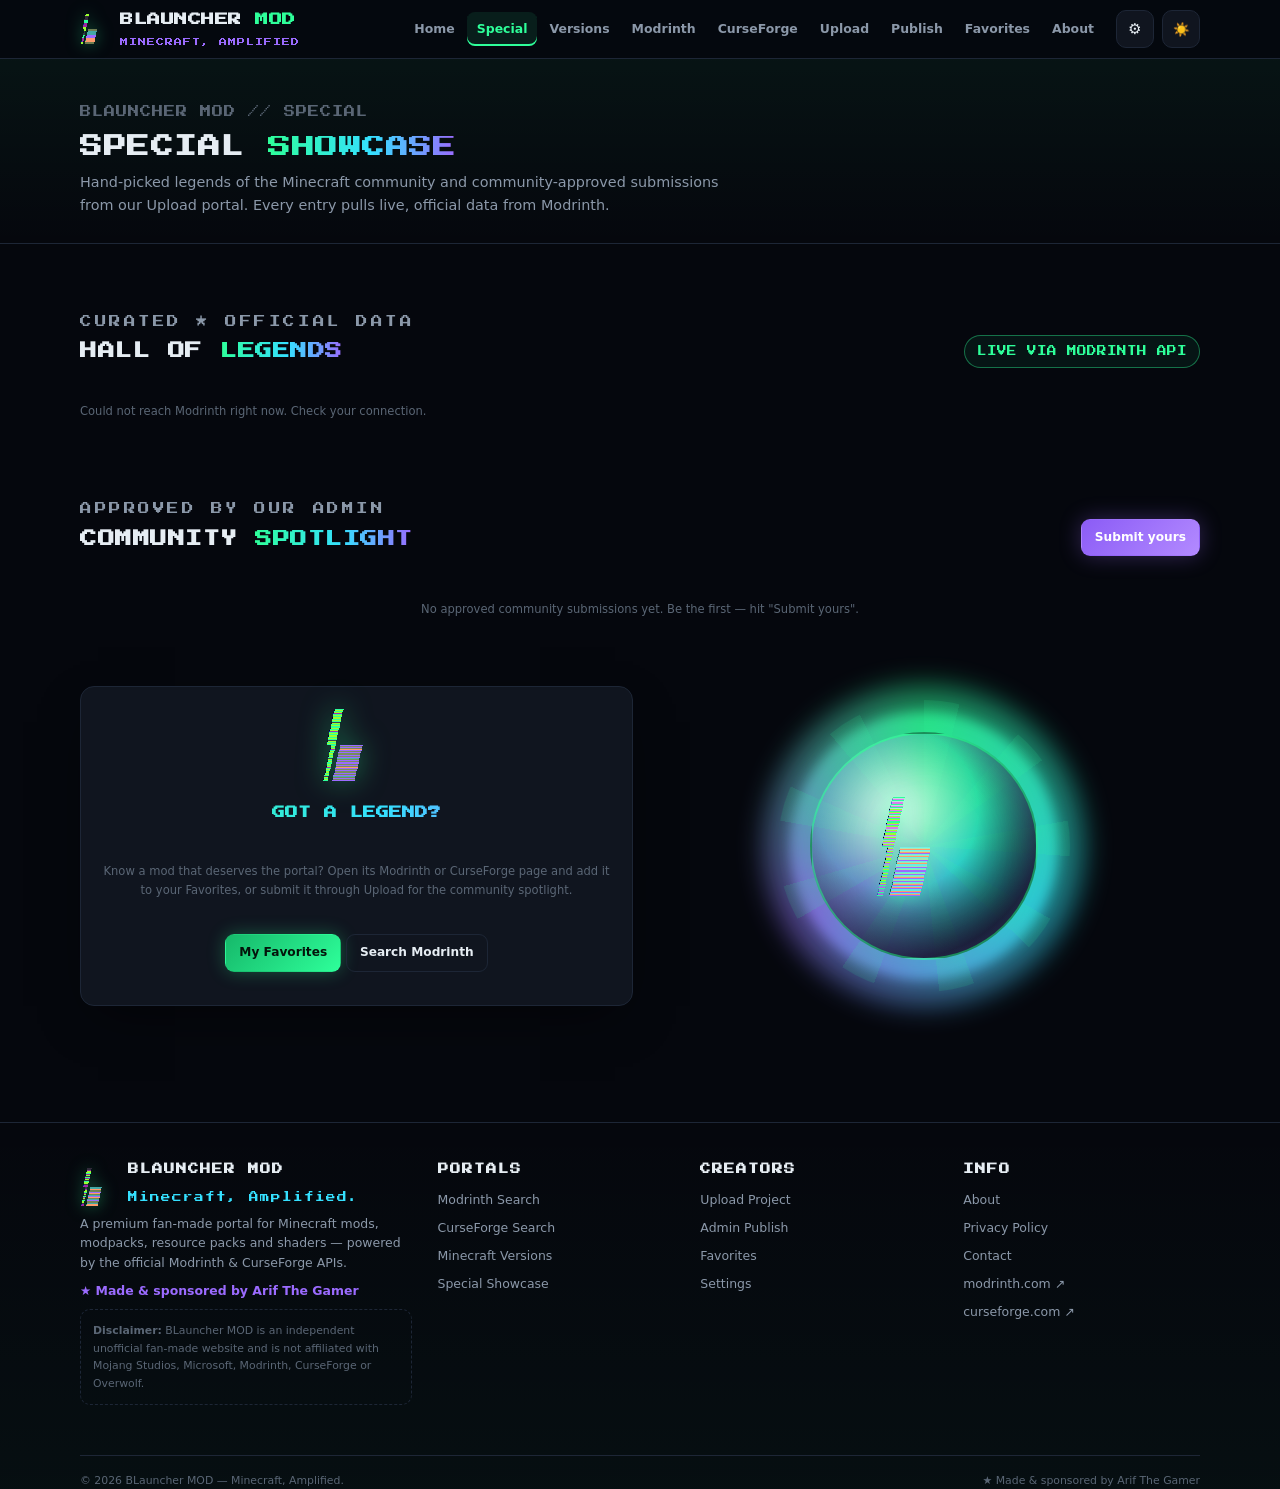
<file: special.html>
<!DOCTYPE html>
<html lang="en" data-theme="dark" data-fx="ultra" data-motion="motion">
<head>
<meta charset="utf-8">
<meta name="viewport" content="width=device-width,initial-scale=1">
<meta name="theme-color" content="#05070d">
<meta name="description" content="Special showcase — hand-picked legendary Minecraft mods and community-approved projects on BLauncher MOD.">
<title>Special — BLauncher MOD</title>
<link rel="icon" type="image/png" href="/assets/img/logo.png">
<link rel="preconnect" href="https://fonts.googleapis.com">
<link rel="preconnect" href="https://fonts.gstatic.com" crossorigin>
<link href="https://fonts.googleapis.com/css2?family=Press+Start+2P&display=swap" rel="stylesheet">
<link rel="stylesheet" href="/assets/css/style.css">
</head>
<body data-page="special">
<header class="hdr">
  <div class="container hdr-in">
    <a class="brand" href="/"><img src="/assets/img/logo.png" alt="BLauncher MOD logo" width="30" height="30"><span><b>BLAUNCHER&nbsp;<span>MOD</span></b><small>MINECRAFT, AMPLIFIED</small></span></a>
    <nav class="nav" aria-label="Primary">
      <a data-nav="home" href="/">Home</a>
      <a data-nav="special" href="/special.html">Special</a>
      <a data-nav="versions" href="/versions.html">Versions</a>
      <a data-nav="modrinth" href="/modrinth.html">Modrinth</a>
      <a data-nav="curseforge" href="/curseforge.html">CurseForge</a>
      <a data-nav="upload" href="/upload.html">Upload</a>
      <a data-nav="publish" href="/publish.html">Publish</a>
      <a data-nav="favorites" href="/favorites.html">Favorites</a>
      <a data-nav="about" href="/about.html">About</a>
    </nav>
    <div class="hdr-actions">
      <a class="icon-btn" href="/settings.html" title="Settings" aria-label="Settings">&#9881;</a>
      <button class="icon-btn" id="themeBtn" title="Toggle theme" aria-label="Toggle theme"><span>&#9678;</span></button>
      <button class="icon-btn" id="menuBtn" aria-expanded="false" aria-label="Menu">&#9776;</button>
    </div>
  </div>
</header>
<nav class="mnav" id="mnav" aria-label="Mobile menu">
  <a data-nav="home" href="/">Home</a>
  <a data-nav="special" href="/special.html">Special</a>
  <a data-nav="versions" href="/versions.html">Versions</a>
  <a data-nav="modrinth" href="/modrinth.html">Modrinth</a>
  <a data-nav="curseforge" href="/curseforge.html">CurseForge</a>
  <a data-nav="upload" href="/upload.html">Upload</a>
  <a data-nav="publish" href="/publish.html">Publish</a>
  <a data-nav="favorites" href="/favorites.html">Favorites</a>
  <a data-nav="settings" href="/settings.html">Settings</a>
  <a data-nav="about" href="/about.html">About</a>
  <a data-nav="privacy" href="/privacy.html">Privacy Policy</a>
  <a data-nav="contact" href="/contact.html">Contact</a>
</nav>

<main>
  <section class="page-hero">
    <div class="container">
      <div class="crumb">BLAUNCHER MOD // SPECIAL</div>
      <h1 id="top">SPECIAL <span class="text-grad">SHOWCASE</span></h1>
      <p>Hand-picked legends of the Minecraft community and community-approved submissions from our Upload portal. Every entry pulls live, official data from Modrinth.</p>
    </div>
  </section>

  <section class="sec">
    <div class="container">
      <div class="sec-head"><div><p class="eyebrow">CURATED &#9733; OFFICIAL DATA</p><h2 class="sec-title">Hall of <span class="text-grad">legends</span></h2></div><span class="count-pill">LIVE VIA MODRINTH API</span></div>
      <div class="grid g3" id="curated">
        <div class="skel skel-card"></div><div class="skel skel-card"></div><div class="skel skel-card"></div>
        <div class="skel skel-card"></div><div class="skel skel-card"></div><div class="skel skel-card"></div>
      </div>
    </div>
  </section>

  <section class="sec" style="padding-top:0">
    <div class="container">
      <div class="sec-head"><div><p class="eyebrow">APPROVED BY OUR ADMIN</p><h2 class="sec-title">Community <span class="text-grad">spotlight</span></h2></div><a class="btn btn-sm btn-u" href="/upload.html">Submit yours</a></div>
      <div class="grid g3" id="comm"></div>
      <p class="help center mt" id="commEmpty"></p>
    </div>
  </section>

  <section class="sec" style="padding-top:0">
    <div class="container grid2feat">
      <div class="panel center" style="display:grid;gap:12px">
        <img class="img-px" src="/assets/img/logo.png" alt="" width="72" height="72" style="margin:0 auto;filter:drop-shadow(0 0 14px rgba(46,255,154,.5))">
        <h3 class="mono text-grad" style="font-size:.8rem">GOT A LEGEND?</h3>
        <p class="help">Know a mod that deserves the portal? Open its Modrinth or CurseForge page and add it to your Favorites, or submit it through Upload for the community spotlight.</p>
        <div class="row" style="justify-content:center">
          <a class="btn btn-p btn-sm" href="/favorites.html">My Favorites</a>
          <a class="btn btn-gh btn-sm" href="/modrinth.html">Search Modrinth</a>
        </div>
      </div>
      <div class="portal" style="margin:0 auto"><div class="ring"></div><div class="ring ring2"></div><div class="ring ring3"></div><div class="core"><img class="img-px" src="/assets/img/logo.png" alt="" width="80" height="80"></div></div>
    </div>
  </section>
</main>

<footer class="ftr">
  <div class="container ftr-in">
    <div>
      <div class="brandline"><img src="/assets/img/logo.png" alt="" width="38" height="38"><div><h4>BLauncher MOD</h4><p class="slogan">Minecraft, Amplified.</p></div></div>
      <p class="mt-s">A premium fan-made portal for Minecraft mods, modpacks, resource packs and shaders — powered by the official Modrinth &amp; CurseForge APIs.</p>
      <p class="sponsor">&#9733; Made &amp; sponsored by <strong>Arif The Gamer</strong></p>
      <div class="disc"><strong>Disclaimer:</strong> BLauncher MOD is an independent unofficial fan-made website and is not affiliated with Mojang Studios, Microsoft, Modrinth, CurseForge or Overwolf.</div>
    </div>
    <div>
      <h4>Portals</h4>
      <a href="/modrinth.html">Modrinth Search</a>
      <a href="/curseforge.html">CurseForge Search</a>
      <a href="/versions.html">Minecraft Versions</a>
      <a href="/special.html">Special Showcase</a>
    </div>
    <div>
      <h4>Creators</h4>
      <a href="/upload.html">Upload Project</a>
      <a href="/publish.html">Admin Publish</a>
      <a href="/favorites.html">Favorites</a>
      <a href="/settings.html">Settings</a>
    </div>
    <div>
      <h4>Info</h4>
      <a href="/about.html">About</a>
      <a href="/privacy.html">Privacy Policy</a>
      <a href="/contact.html">Contact</a>
      <a target="_blank" rel="noopener" href="https://modrinth.com">modrinth.com &#8599;</a>
      <a target="_blank" rel="noopener" href="https://www.curseforge.com">curseforge.com &#8599;</a>
    </div>
  </div>
  <div class="container"><div class="btm">
    <span>&copy; <span id="fyear"></span> BLauncher MOD — Minecraft, Amplified.</span>
    <span>&#9733; Made &amp; sponsored by Arif The Gamer</span>
  </div></div>
</footer>

<script src="/assets/data/versions.min.js" defer></script>
<script src="/assets/js/common.js" defer></script>
<script src="/assets/js/api.js" defer></script>
<script src="/assets/js/pages/special.js" defer></script>
</body>
</html>
</file>
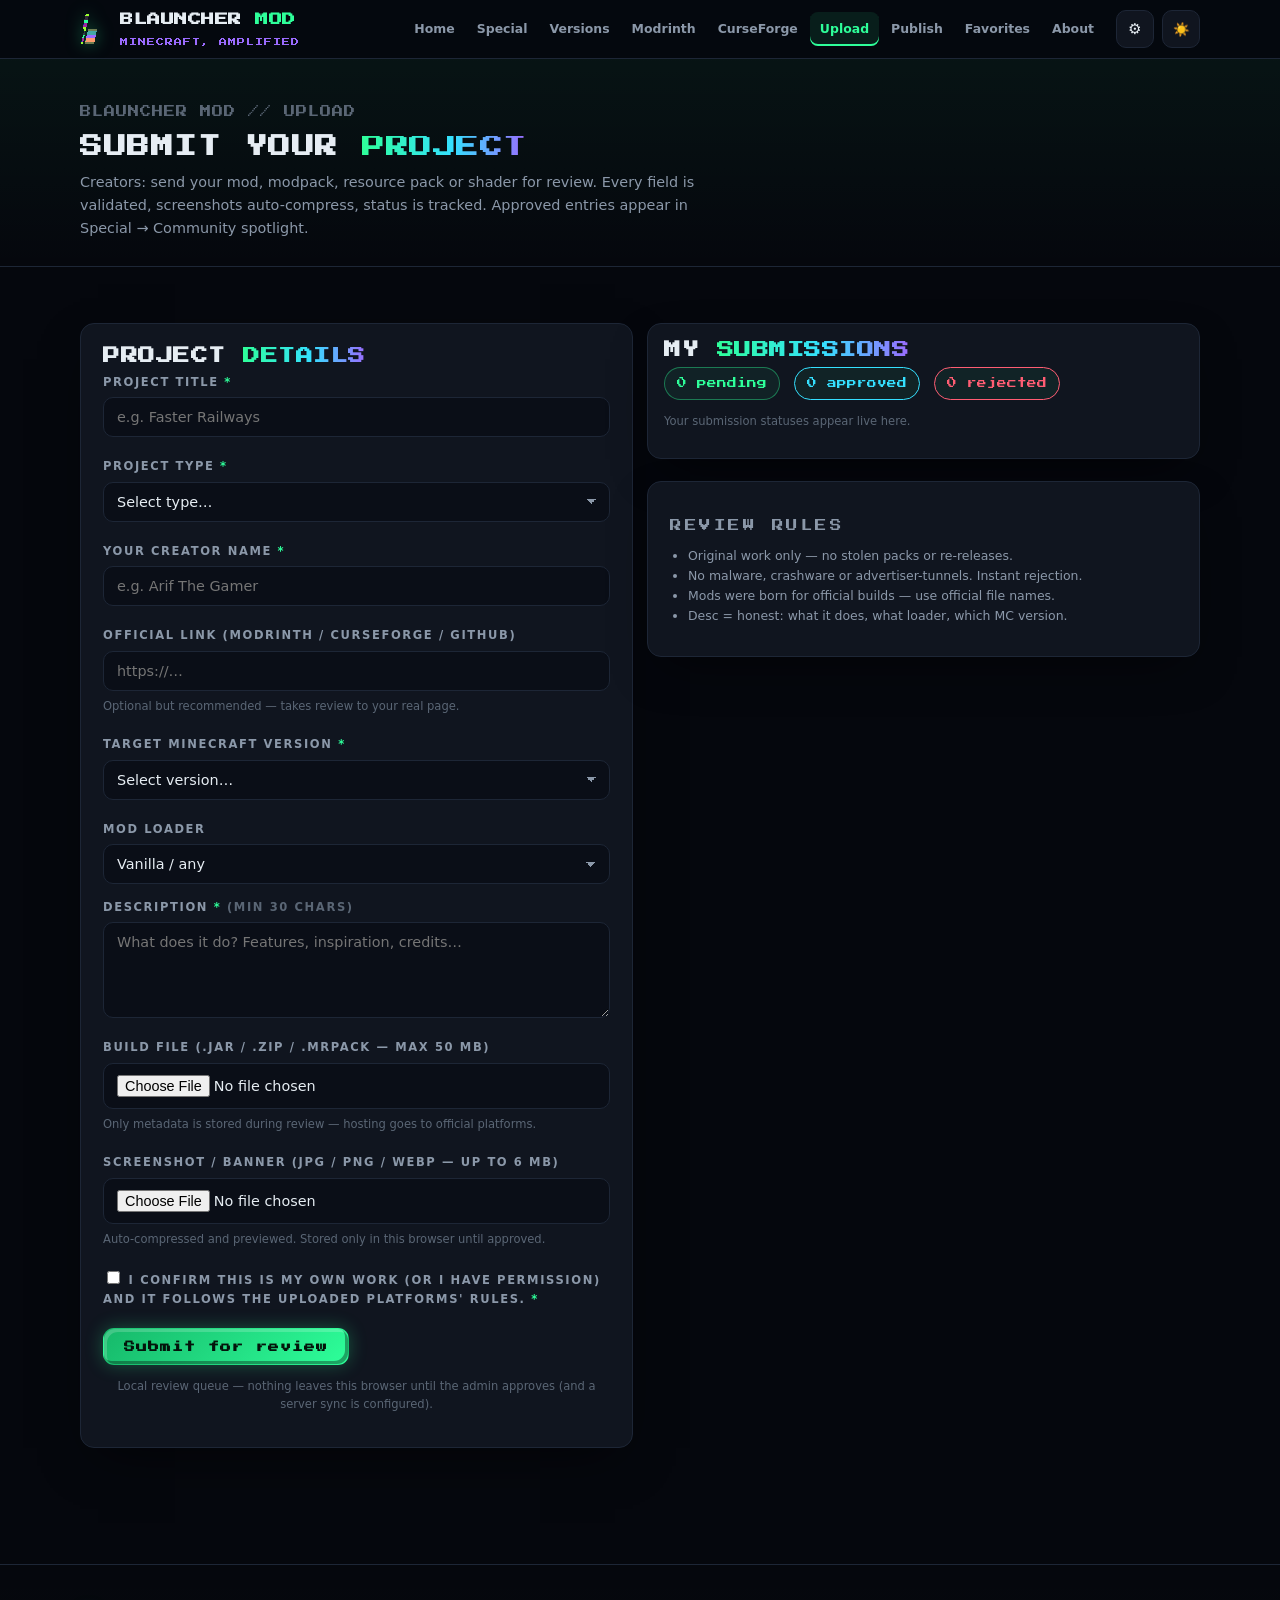
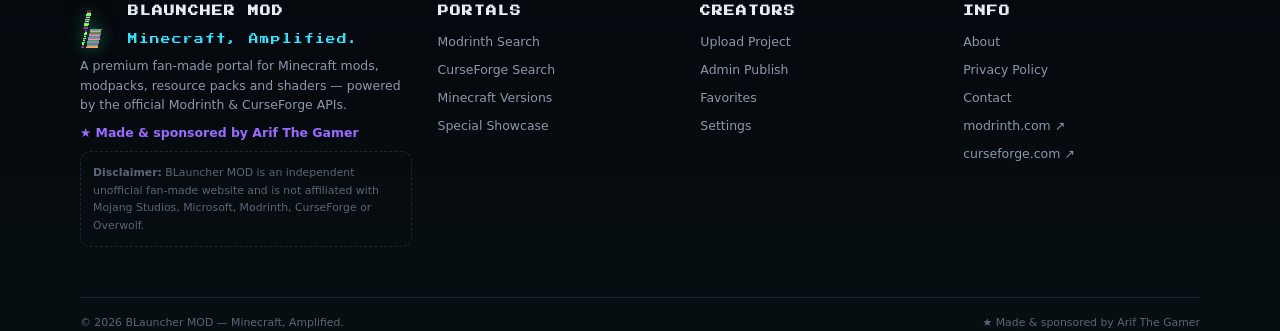
<file: upload.html>
<!DOCTYPE html>
<html lang="en" data-theme="dark" data-fx="ultra" data-motion="motion">
<head>
<meta charset="utf-8">
<meta name="viewport" content="width=device-width,initial-scale=1">
<meta name="theme-color" content="#05070d">
<meta name="description" content="Submit your Minecraft mod, modpack or resource pack to BLauncher MOD — validation, image upload and live submission status.">
<title>Upload Your Project — BLauncher MOD</title>
<link rel="icon" type="image/png" href="/assets/img/logo.png">
<link rel="preconnect" href="https://fonts.googleapis.com">
<link rel="preconnect" href="https://fonts.gstatic.com" crossorigin>
<link href="https://fonts.googleapis.com/css2?family=Press+Start+2P&amp;display=swap" rel="stylesheet">
<link rel="stylesheet" href="/assets/css/style.css">
</head>
<body data-page="upload">
<header class="hdr">
  <div class="container hdr-in">
    <a class="brand" href="/"><img src="/assets/img/logo.png" alt="BLauncher MOD logo" width="30" height="30"><span><b>BLAUNCHER&nbsp;<span>MOD</span></b><small>MINECRAFT, AMPLIFIED</small></span></a>
    <nav class="nav" aria-label="Primary">
      <a data-nav="home" href="/">Home</a>
      <a data-nav="special" href="/special.html">Special</a>
      <a data-nav="versions" href="/versions.html">Versions</a>
      <a data-nav="modrinth" href="/modrinth.html">Modrinth</a>
      <a data-nav="curseforge" href="/curseforge.html">CurseForge</a>
      <a data-nav="upload" href="/upload.html">Upload</a>
      <a data-nav="publish" href="/publish.html">Publish</a>
      <a data-nav="favorites" href="/favorites.html">Favorites</a>
      <a data-nav="about" href="/about.html">About</a>
    </nav>
    <div class="hdr-actions">
      <a class="icon-btn" href="/settings.html" title="Settings" aria-label="Settings">&#9881;</a>
      <button class="icon-btn" id="themeBtn" title="Toggle theme" aria-label="Toggle theme"><span>&#9678;</span></button>
      <button class="icon-btn" id="menuBtn" aria-expanded="false" aria-label="Menu">&#9776;</button>
    </div>
  </div>
</header>
<nav class="mnav" id="mnav" aria-label="Mobile menu">
  <a data-nav="home" href="/">Home</a>
  <a data-nav="special" href="/special.html">Special</a>
  <a data-nav="versions" href="/versions.html">Versions</a>
  <a data-nav="modrinth" href="/modrinth.html">Modrinth</a>
  <a data-nav="curseforge" href="/curseforge.html">CurseForge</a>
  <a data-nav="upload" href="/upload.html">Upload</a>
  <a data-nav="publish" href="/publish.html">Publish</a>
  <a data-nav="favorites" href="/favorites.html">Favorites</a>
  <a data-nav="settings" href="/settings.html">Settings</a>
  <a data-nav="about" href="/about.html">About</a>
  <a data-nav="privacy" href="/privacy.html">Privacy Policy</a>
  <a data-nav="contact" href="/contact.html">Contact</a>
</nav>

<main>
  <section class="page-hero">
    <div class="container">
      <div class="crumb">BLAUNCHER MOD // UPLOAD</div>
      <h1>SUBMIT YOUR <span class="text-grad">PROJECT</span></h1>
      <p>Creators: send your mod, modpack, resource pack or shader for review. Every field is validated, screenshots auto-compress, status is tracked. Approved entries appear in Special &rarr; Community spotlight.</p>
    </div>
  </section>

  <section class="sec">
    <div class="container grid2feat">
      <form class="panel" id="upForm" novalidate>
        <h2 class="sec-title">Project <span class="text-grad">details</span></h2>
        <div class="field">
          <label for="fTitle">Project title <span class="req">*</span></label>
          <input id="fTitle" name="title" type="text" maxlength="48" placeholder="e.g. Faster Railways">
          <div class="err" id="eTitle"></div>
        </div>
        <div class="field">
          <label for="fType">Project type <span class="req">*</span></label>
          <select id="fType" name="type">
            <option value="">Select type…</option>
            <option value="mod">Mod</option>
            <option value="modpack">Modpack</option>
            <option value="resourcepack">Resource Pack</option>
            <option value="shader">Shader</option>
          </select>
          <div class="err" id="eType"></div>
        </div>
        <div class="field">
          <label for="fAuthor">Your creator name <span class="req">*</span></label>
          <input id="fAuthor" name="author" type="text" maxlength="32" placeholder="e.g. Arif The Gamer">
          <div class="err" id="eAuthor"></div>
        </div>
        <div class="field">
          <label for="fLink">Official link (Modrinth / CurseForge / GitHub)</label>
          <input id="fLink" name="link" type="url" maxlength="200" placeholder="https://…">
          <div class="help">Optional but recommended — takes review to your real page.</div>
          <div class="err" id="eLink"></div>
        </div>
        <div class="field">
          <label for="fMcv">Target Minecraft version <span class="req">*</span></label>
          <select id="fMcv" name="mcv"><option value="">Select version…</option></select>
          <div class="err" id="eMcv"></div>
        </div>
        <div class="field">
          <label for="fLoader">Mod loader</label>
          <select id="fLoader" name="loader">
            <option value="any">Vanilla / any</option>
            <option value="fabric">Fabric</option>
            <option value="neoforge">NeoForge</option>
            <option value="forge">Forge</option>
            <option value="quilt">Quilt</option>
          </select>
        </div>
        <div class="field">
          <label for="fDesc">Description <span class="req">*</span> <span class="help">(min 30 chars)</span></label>
          <textarea id="fDesc" name="desc" maxlength="1200" placeholder="What does it do? Features, inspiration, credits…"></textarea>
          <div class="err" id="eDesc"></div>
        </div>
        <div class="field">
          <label for="fFile">Build file (.jar / .zip / .mrpack — max 50 MB)</label>
          <input id="fFile" name="file" type="file" accept=".jar,.zip,.mrpack">
          <div class="help" id="fFileInfo">Only metadata is stored during review — hosting goes to official platforms.</div>
          <div class="err" id="eFile"></div>
        </div>
        <div class="field">
          <label for="fImage">Screenshot / banner (JPG / PNG / WEBP — up to 6 MB)</label>
          <input id="fImage" name="image" type="file" accept="image/jpeg,image/png,image/webp">
          <div class="help" id="fImgInfo">Auto-compressed and previewed. Stored only in this browser until approved.</div>
          <div class="err" id="eImage"></div>
          <img id="upPreview" alt="" style="display:none;width:100%;border-radius:10px;border:1px solid var(--border)">
        </div>
        <div class="field">
          <label><input type="checkbox" id="fAgree"> I confirm this is my own work (or I have permission) and it follows the uploaded platforms' rules. <span class="req">*</span></label>
          <div class="err" id="eAgree"></div>
        </div>
        <button class="btn btn-p btn-block" type="submit" id="upBtn">Submit for review</button>
        <p class="help center mt-s">Local review queue — nothing leaves this browser until the admin approves (and a server sync is configured).</p>
      </form>

      <div>
        <div class="panel tight mb-s">
          <h2 class="sec-title">My <span class="text-grad">submissions</span></h2>
          <div class="stats-line"><span class="count-pill" id="stPending">0 pending</span><span class="count-pill" style="border-color:var(--cyan);color:var(--cyan)">0 approved</span><span class="count-pill" style="border-color:var(--danger);color:var(--danger)">0 rejected</span></div>
          <p class="help mt-s" id="stNote">Your submission statuses appear live here.</p>
        </div>
        <div class="rowlist" id="mySubs"></div>
        <div class="panel mt-s">
          <p class="eyebrow">REVIEW RULES</p>
          <ul style="color:var(--muted);font-size:.78rem;padding-left:18px;margin:8px 0">
            <li>Original work only — no stolen packs or re-releases.</li>
            <li>No malware, crashware or advertiser-tunnels. Instant rejection.</li>
            <li>Mods were born for official builds — use official file names.</li>
            <li>Desc = honest: what it does, what loader, which MC version.</li>
          </ul>
        </div>
      </div>
    </div>
  </section>
</main>

<footer class="ftr">
  <div class="container ftr-in">
    <div>
      <div class="brandline"><img src="/assets/img/logo.png" alt="" width="38" height="38"><div><h4>BLauncher MOD</h4><p class="slogan">Minecraft, Amplified.</p></div></div>
      <p class="mt-s">A premium fan-made portal for Minecraft mods, modpacks, resource packs and shaders — powered by the official Modrinth &amp; CurseForge APIs.</p>
      <p class="sponsor">&#9733; Made &amp; sponsored by <strong>Arif The Gamer</strong></p>
      <div class="disc"><strong>Disclaimer:</strong> BLauncher MOD is an independent unofficial fan-made website and is not affiliated with Mojang Studios, Microsoft, Modrinth, CurseForge or Overwolf.</div>
    </div>
    <div>
      <h4>Portals</h4>
      <a href="/modrinth.html">Modrinth Search</a>
      <a href="/curseforge.html">CurseForge Search</a>
      <a href="/versions.html">Minecraft Versions</a>
      <a href="/special.html">Special Showcase</a>
    </div>
    <div>
      <h4>Creators</h4>
      <a href="/upload.html">Upload Project</a>
      <a href="/publish.html">Admin Publish</a>
      <a href="/favorites.html">Favorites</a>
      <a href="/settings.html">Settings</a>
    </div>
    <div>
      <h4>Info</h4>
      <a href="/about.html">About</a>
      <a href="/privacy.html">Privacy Policy</a>
      <a href="/contact.html">Contact</a>
      <a target="_blank" rel="noopener" href="https://modrinth.com">modrinth.com &#8599;</a>
      <a target="_blank" rel="noopener" href="https://www.curseforge.com">curseforge.com &#8599;</a>
    </div>
  </div>
  <div class="container"><div class="btm">
    <span>&copy; <span id="fyear"></span> BLauncher MOD — Minecraft, Amplified.</span>
    <span>&#9733; Made &amp; sponsored by Arif The Gamer</span>
  </div></div>
</footer>

<script src="/assets/data/versions.min.js" defer></script>
<script src="/assets/js/common.js" defer></script>
<script src="/assets/js/api.js" defer></script>
<script src="/assets/js/pages/upload.js" defer></script>
</body>
</html>
</file>
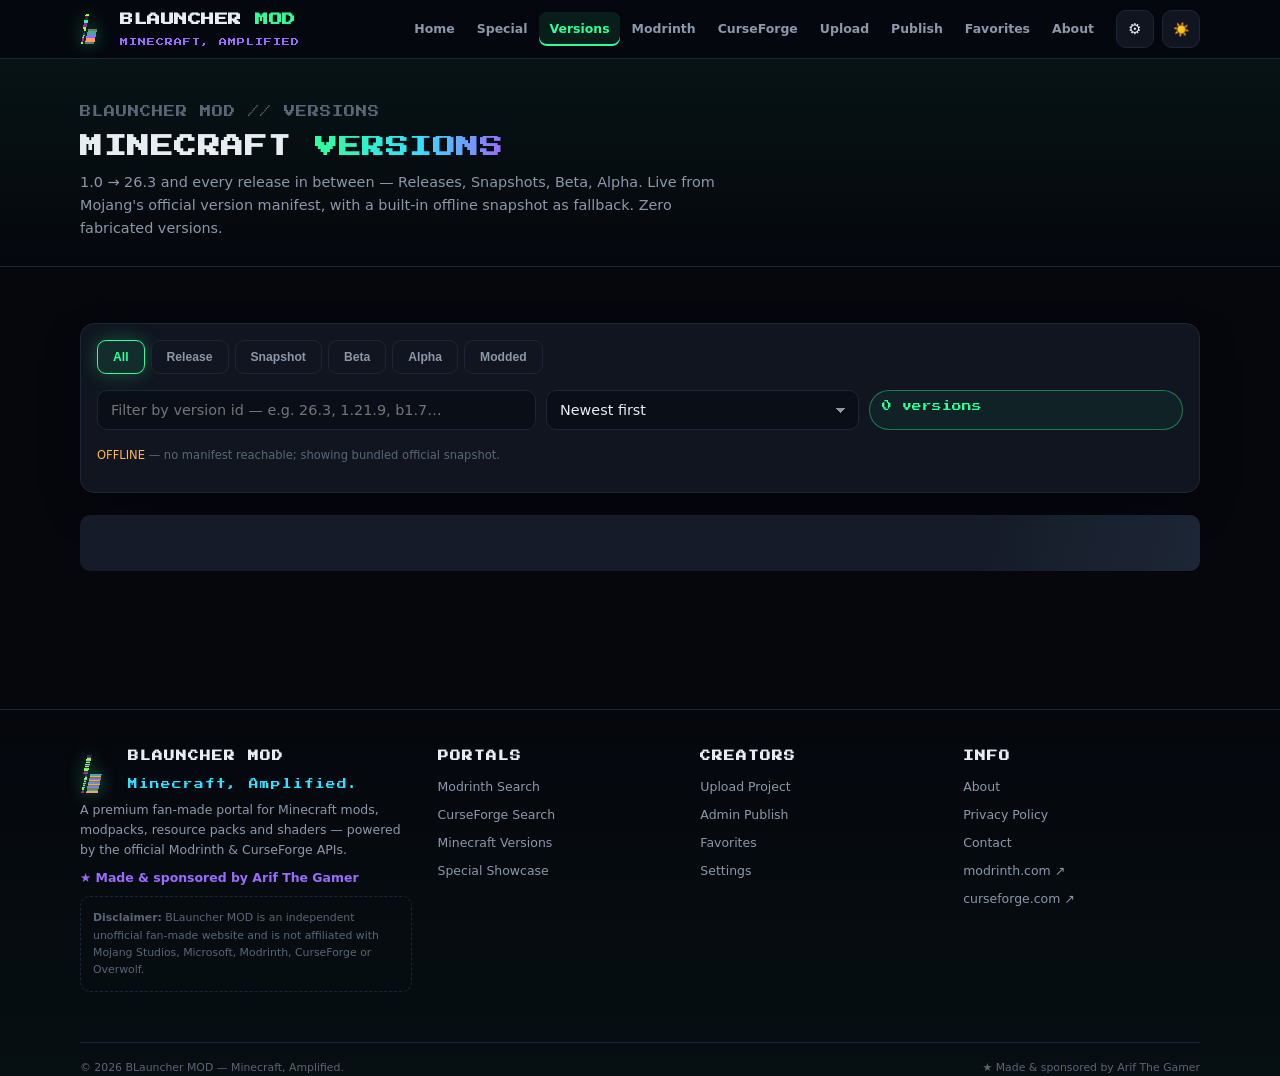
<file: versions.html>
<!DOCTYPE html>
<html lang="en" data-theme="dark" data-fx="ultra" data-motion="motion">
<head>
<meta charset="utf-8">
<meta name="viewport" content="width=device-width,initial-scale=1">
<meta name="theme-color" content="#05070d">
<meta name="description" content="Every official Minecraft version from 1.0 to 26.3 — releases, snapshots, beta and alpha, straight from the Mojang version manifest.">
<title>Minecraft Versions 1.0 → 26.3 — BLauncher MOD</title>
<link rel="icon" type="image/png" href="/assets/img/logo.png">
<link rel="preconnect" href="https://fonts.googleapis.com">
<link rel="preconnect" href="https://fonts.gstatic.com" crossorigin>
<link href="https://fonts.googleapis.com/css2?family=Press+Start+2P&amp;display=swap" rel="stylesheet">
<link rel="stylesheet" href="/assets/css/style.css">
</head>
<body data-page="versions">
<header class="hdr">
  <div class="container hdr-in">
    <a class="brand" href="/"><img src="/assets/img/logo.png" alt="BLauncher MOD logo" width="30" height="30"><span><b>BLAUNCHER&nbsp;<span>MOD</span></b><small>MINECRAFT, AMPLIFIED</small></span></a>
    <nav class="nav" aria-label="Primary">
      <a data-nav="home" href="/">Home</a>
      <a data-nav="special" href="/special.html">Special</a>
      <a data-nav="versions" href="/versions.html">Versions</a>
      <a data-nav="modrinth" href="/modrinth.html">Modrinth</a>
      <a data-nav="curseforge" href="/curseforge.html">CurseForge</a>
      <a data-nav="upload" href="/upload.html">Upload</a>
      <a data-nav="publish" href="/publish.html">Publish</a>
      <a data-nav="favorites" href="/favorites.html">Favorites</a>
      <a data-nav="about" href="/about.html">About</a>
    </nav>
    <div class="hdr-actions">
      <a class="icon-btn" href="/settings.html" title="Settings" aria-label="Settings">&#9881;</a>
      <button class="icon-btn" id="themeBtn" title="Toggle theme" aria-label="Toggle theme"><span>&#9678;</span></button>
      <button class="icon-btn" id="menuBtn" aria-expanded="false" aria-label="Menu">&#9776;</button>
    </div>
  </div>
</header>
<nav class="mnav" id="mnav" aria-label="Mobile menu">
  <a data-nav="home" href="/">Home</a>
  <a data-nav="special" href="/special.html">Special</a>
  <a data-nav="versions" href="/versions.html">Versions</a>
  <a data-nav="modrinth" href="/modrinth.html">Modrinth</a>
  <a data-nav="curseforge" href="/curseforge.html">CurseForge</a>
  <a data-nav="upload" href="/upload.html">Upload</a>
  <a data-nav="publish" href="/publish.html">Publish</a>
  <a data-nav="favorites" href="/favorites.html">Favorites</a>
  <a data-nav="settings" href="/settings.html">Settings</a>
  <a data-nav="about" href="/about.html">About</a>
  <a data-nav="privacy" href="/privacy.html">Privacy Policy</a>
  <a data-nav="contact" href="/contact.html">Contact</a>
</nav>

<main>
  <section class="page-hero">
    <div class="container">
      <div class="crumb">BLAUNCHER MOD // VERSIONS</div>
      <h1>MINECRAFT <span class="text-grad">VERSIONS</span></h1>
      <p>1.0 &rarr; 26.3 and every release in between — Releases, Snapshots, Beta, Alpha. Live from Mojang's official version manifest, with a built-in offline snapshot as fallback. Zero fabricated versions.</p>
    </div>
  </section>

  <section class="sec">
    <div class="container">
      <div class="panel tight">
        <div class="tabs">
          <button class="tab active" data-t="">All</button>
          <button class="tab" data-t="release">Release</button>
          <button class="tab" data-t="snapshot">Snapshot</button>
          <button class="tab" data-t="old_beta">Beta</button>
          <button class="tab" data-t="old_alpha">Alpha</button>
          <button class="tab" data-t="modded">Modded</button>
        </div>
        <div class="fbar c3">
          <input id="vq" type="search" placeholder="Filter by version id — e.g. 26.3, 1.21.9, b1.7…">
          <select id="vsort"><option value="new">Newest first</option><option value="old">Oldest first</option></select>
          <span class="count-pill" id="vcount">…</span>
        </div>
        <p class="help" id="vsrc">Loading official manifest from piston-meta.mojang.com…</p>
      </div>

      <div class="rowlist mt" id="vlist"></div>
      <div class="center mt"><button class="btn btn-p" id="vmore" style="display:none">Load more versions</button></div>

      <div class="panel mt" id="moddedPanel" style="display:none">
        <p class="eyebrow">MODDED TPP</p>
        <h3 class="mono text-grad" style="font-size:.8rem">MODDED PLATFORMS</h3>
        <p class="help mb-s">Modded builds aren't vanilla versions — they're made by platform teams. Jump straight into official catalogs per loader:</p>
        <div class="grid g4">
          <a class="card" href="/modrinth.html?loader=fabric"><h3>Fabric</h3><p class="desc">Lightweight, fast loader. Huge modern mod selection.</p></a>
          <a class="card" href="/modrinth.html?loader=quilt"><h3>Quilt</h3><p class="desc">Fabric-compatible fork with extra features.</p></a>
          <a class="card" href="/modrinth.html?loader=neoforge"><h3>NeoForge</h3><p class="desc">Modern continuation of Forge for new versions.</p></a>
          <a class="card" href="/modrinth.html?loader=forge"><h3>Forge</h3><p class="desc">The classic giant — widest historic mod library.</p></a>
        </div>
        <p class="help mt">BLauncher MOD lists only official Mojang-manifest versions to stay honest — loader mod catalogs live in the portals.</p>
      </div>
    </div>
  </section>
</main>

<footer class="ftr">
  <div class="container ftr-in">
    <div>
      <div class="brandline"><img src="/assets/img/logo.png" alt="" width="38" height="38"><div><h4>BLauncher MOD</h4><p class="slogan">Minecraft, Amplified.</p></div></div>
      <p class="mt-s">A premium fan-made portal for Minecraft mods, modpacks, resource packs and shaders — powered by the official Modrinth &amp; CurseForge APIs.</p>
      <p class="sponsor">&#9733; Made &amp; sponsored by <strong>Arif The Gamer</strong></p>
      <div class="disc"><strong>Disclaimer:</strong> BLauncher MOD is an independent unofficial fan-made website and is not affiliated with Mojang Studios, Microsoft, Modrinth, CurseForge or Overwolf.</div>
    </div>
    <div>
      <h4>Portals</h4>
      <a href="/modrinth.html">Modrinth Search</a>
      <a href="/curseforge.html">CurseForge Search</a>
      <a href="/versions.html">Minecraft Versions</a>
      <a href="/special.html">Special Showcase</a>
    </div>
    <div>
      <h4>Creators</h4>
      <a href="/upload.html">Upload Project</a>
      <a href="/publish.html">Admin Publish</a>
      <a href="/favorites.html">Favorites</a>
      <a href="/settings.html">Settings</a>
    </div>
    <div>
      <h4>Info</h4>
      <a href="/about.html">About</a>
      <a href="/privacy.html">Privacy Policy</a>
      <a href="/contact.html">Contact</a>
      <a target="_blank" rel="noopener" href="https://modrinth.com">modrinth.com &#8599;</a>
      <a target="_blank" rel="noopener" href="https://www.curseforge.com">curseforge.com &#8599;</a>
    </div>
  </div>
  <div class="container"><div class="btm">
    <span>&copy; <span id="fyear"></span> BLauncher MOD — Minecraft, Amplified.</span>
    <span>&#9733; Made &amp; sponsored by Arif The Gamer</span>
  </div></div>
</footer>

<script src="/assets/data/versions.min.js" defer></script>
<script src="/assets/js/common.js" defer></script>
<script src="/assets/js/api.js" defer></script>
<script src="/assets/js/pages/versions.js" defer></script>
</body>
</html>
</file>
<file: assets/css/style.css>
/* ============================================================
   BLauncher MOD — Minecraft, Amplified.
   Premium cinematic pixel design system · mobile-first · GPU-cheap
   ============================================================ */
:root{
  --bg:#05070d; --bg2:#0a0e17; --surface:#10151f; --surface2:#151b28; --border:#1d2636;
  --text:#e6edf3; --muted:#8b98a9; --faint:#5a6675;
  --emerald:#2eff9a; --emerald2:#16b86a; --cyan:#35e0ff; --purple:#9b6bff; --purple2:#8b5cf6;
  --amber:#ffb84d; --danger:#ff5d73;
  --glow-em:0 0 18px rgba(46,255,154,.28);
  --glow-cy:0 0 18px rgba(53,224,255,.25);
  --glow-pu:0 0 22px rgba(155,107,255,.3);
  --grad-hero:radial-gradient(1100px 520px at 50% -8%,rgba(46,255,154,.10),transparent 60%),
              radial-gradient(900px 420px at 88% 22%,rgba(155,107,255,.10),transparent 60%),
              radial-gradient(900px 420px at 10% 30%,rgba(53,224,255,.09),transparent 60%);
  --radius:14px; --radius-sm:9px;
  --font-head:'Press Start 2P',ui-monospace,'Courier New',monospace;
  --font-body:system-ui,-apple-system,'Segoe UI',Roboto,'Helvetica Neue',sans-serif;
  --nav-h:58px;
  --shadow-lg:0 18px 50px -18px rgba(0,0,0,.65);
}
[data-theme="light"]{
  --bg:#eef2f7; --bg2:#e4eaf2; --surface:#ffffff; --surface2:#f4f7fb; --border:#d5dde9;
  --text:#15202e; --muted:#5a6a7d; --faint:#8a97a8;
  --emerald:#0da463; --emerald2:#0a8a52; --cyan:#0b93c4; --purple:#7c4dff;
  --glow-em:0 0 14px rgba(13,164,99,.18); --glow-cy:0 0 14px rgba(11,147,196,.16); --glow-pu:0 0 14px rgba(124,77,255,.16);
  --grad-hero:radial-gradient(1100px 520px at 50% -8%,rgba(13,164,99,.07),transparent 60%),
              radial-gradient(900px 420px at 88% 22%,rgba(124,77,255,.07),transparent 60%),
              radial-gradient(900px 420px at 10% 30%,rgba(11,147,196,.06),transparent 60%);
}
*,*::before,*::after{box-sizing:border-box}
html{scroll-behavior:smooth;-webkit-text-size-adjust:100%}
body{
  margin:0;background:var(--bg);color:var(--text);font-family:var(--font-body);
  font-size:15px;line-height:1.6;min-height:100vh;overflow-x:hidden;
  background-image:var(--grad-hero),repeating-linear-gradient(0deg,transparent 0 transparent 23px,rgba(29,38,54,.22) 24px),repeating-linear-gradient(90deg,transparent 0 transparent 23px,rgba(29,38,54,.22) 24px);
  background-attachment:fixed;
}
[data-theme="light"] body{background-image:var(--grad-hero),repeating-linear-gradient(0deg,transparent 0 transparent 23px,rgba(120,140,170,.08) 24px),repeating-linear-gradient(90deg,transparent 0 transparent 23px,rgba(120,140,170,.08) 24px)}
img{max-width:100%;height:auto;image-rendering:auto}
.img-px{image-rendering:pixelated}
a{color:var(--cyan);text-decoration:none}
a:hover{color:var(--emerald)}
h1,h2,h3{line-height:1.25;margin:0 0 .5em}
.container{width:min(1120px,100% - 32px);margin-inline:auto}
.mono{font-family:var(--font-head)}
h2.sec-title{font-family:var(--font-head);font-size:clamp(.78rem,2.6vw,1.05rem);letter-spacing:.5px;text-transform:uppercase;margin:0 0 6px}
.text-grad{background:linear-gradient(90deg,var(--emerald),var(--cyan) 55%,var(--purple));-webkit-background-clip:text;background-clip:text;color:transparent}
.eyebrow{color:var(--muted);font-size:.72rem;text-transform:uppercase;letter-spacing:.22em;font-family:var(--font-head)}
::selection{background:rgba(46,255,154,.28)}

/* ---------- Header ---------- */
.hdr{position:sticky;top:0;z-index:90;background:rgba(6,9,15,.82);backdrop-filter:blur(10px);-webkit-backdrop-filter:blur(10px);border-bottom:1px solid var(--border)}
[data-theme="light"] .hdr{background:rgba(255,255,255,.86)}
.hdr-in{display:flex;align-items:center;gap:12px;height:var(--nav-h)}
.brand{display:flex;align-items:center;gap:10px;margin-right:auto;color:var(--text)}
.brand img{width:30px;height:30px;image-rendering:pixelated;filter:drop-shadow(0 0 8px rgba(46,255,154,.5))}
.brand b{font-family:var(--font-head);font-size:.82rem;letter-spacing:.5px}
.brand b span{color:var(--emerald)}
.brand small{font-family:var(--font-head);font-size:.5rem;color:var(--purple);letter-spacing:1px;display:block;margin-top:3px}
.nav{display:none;gap:2px}
.nav a{color:var(--muted);font-size:.78rem;padding:7px 10px;border-radius:8px;white-space:nowrap;font-weight:600}
.nav a:hover{color:var(--text);background:var(--surface2)}
.nav a.active{color:var(--emerald);background:rgba(46,255,154,.09);box-shadow:inset 0 -2px 0 var(--emerald)}
.hdr-actions{display:flex;gap:8px;align-items:center}
.icon-btn{display:inline-flex;align-items:center;justify-content:center;width:38px;height:38px;border-radius:10px;border:1px solid var(--border);background:var(--surface);color:var(--text);cursor:pointer;transition:transform .15s,box-shadow .15s}
.icon-btn:hover{transform:translateY(-1px);box-shadow:var(--glow-em);color:var(--emerald)}
.icon-btn svg{width:18px;height:18px;fill:currentColor}
#menuBtn{display:inline-flex}
.mnav{position:fixed;inset:var(--nav-h) 0 auto 0;z-index:89;background:rgba(6,9,15,.97);border-bottom:1px solid var(--border);padding:10px 16px 16px;display:grid;grid-template-columns:1fr 1fr;gap:6px;transform:translateY(-8px);opacity:0;pointer-events:none;transition:opacity .2s,transform .2s}
[data-theme="light"] .mnav{background:rgba(255,255,255,.98)}
.mnav.open{transform:none;opacity:1;pointer-events:auto}
.mnav a{padding:11px 12px;border:1px solid var(--border);border-radius:10px;color:var(--text);font-weight:600;font-size:.82rem;background:var(--surface)}
.mnav a.active{border-color:var(--emerald);color:var(--emerald);box-shadow:var(--glow-em)}
@media(min-width:1024px){.nav{display:flex;flex-wrap:wrap}#menuBtn{display:none}.mnav{display:none}}

/* ---------- Buttons ---------- */
.btn{display:inline-flex;align-items:center;justify-content:center;gap:8px;font-weight:700;font-size:.85rem;padding:12px 20px;border-radius:11px;border:1px solid var(--border);cursor:pointer;color:var(--text);background:var(--surface2);transition:transform .12s,box-shadow .2s,background .2s;font-family:var(--font-body)}
.btn:hover{transform:translateY(-2px)}
.btn:active{transform:translateY(0)}
.btn-p{background:linear-gradient(135deg,var(--emerald2),var(--emerald));color:#04140b;border-color:transparent;box-shadow:var(--glow-em)}
.btn-p:hover{box-shadow:0 0 26px rgba(46,255,154,.45)}
.btn-c{background:linear-gradient(135deg,#17a8cc,#35e0ff);color:#03202a;border-color:transparent;box-shadow:var(--glow-cy)}
.btn-u{background:linear-gradient(135deg,#8b5cf6,#b38aff);color:#fff;border-color:transparent;box-shadow:var(--glow-pu)}
.btn-gh{background:transparent}
.btn-sm{padding:8px 13px;font-size:.76rem;border-radius:9px}
.btn[disabled],.btn.disabled{opacity:.5;cursor:not-allowed;transform:none!important}
.btn-block{position:relative;font-family:var(--font-head);font-size:.68rem;letter-spacing:1px}
.btn-block::after{content:"";position:absolute;inset:0;box-shadow:inset -3px -3px 0 rgba(0,0,0,.35),inset 3px 3px 0 rgba(255,255,255,.18);border-radius:inherit;pointer-events:none}

/* ---------- Hero ---------- */
.hero{position:relative;padding:64px 0 40px;text-align:center;overflow:hidden}
.hero h1{font-family:var(--font-head);font-size:clamp(1rem,5vw,1.9rem);margin:18px auto 14px;letter-spacing:2px;text-shadow:0 4px 0 rgba(0,0,0,.4),var(--glow-em)}
.hero .sub{color:var(--muted);max-width:640px;margin:0 auto 26px;font-size:.98rem}
.hero .cta{display:flex;gap:12px;justify-content:center;flex-wrap:wrap}
.chips{display:flex;gap:8px;justify-content:center;flex-wrap:wrap;margin-top:26px}
.chip{font-size:.68rem;font-family:var(--font-head);color:var(--muted);border:1px solid var(--border);padding:7px 12px;border-radius:8px;background:var(--surface)}
.stat-row{display:flex;gap:14px;justify-content:center;flex-wrap:wrap;margin-top:30px}
.stat{background:var(--surface);border:1px solid var(--border);border-radius:var(--radius);padding:14px 22px;min-width:110px}
.stat b{display:block;font-family:var(--font-head);font-size:.95rem;color:var(--emerald)}
.stat span{font-size:.68rem;color:var(--muted);text-transform:uppercase;letter-spacing:.12em}

/* mountains svg band */
.mtn{display:block;width:100%;margin-top:-2px}
.mtn .p1{fill:#0d1420}.mtn .p2{fill:#101a2b}.mtn .p3{fill:#151f33}
[data-theme="light"] .mtn .p1{fill:#d3dcea}.mtn .p2{fill:#dee5f0}.mtn .p3{fill:#e9eff7}
.mtn .snow{fill:rgba(200,235,255,.18)}
.hero-mtn{position:relative;z-index:2}

/* floating voxel cubes */
.vox{position:absolute;pointer-events:none;z-index:0;opacity:.9}
.cube{width:46px;height:46px;position:absolute;transform-style:preserve-3d;animation:cubeSpin 14s linear infinite}
.cube i{position:absolute;inset:0;background:linear-gradient(135deg,rgba(46,255,154,.9),rgba(22,120,80,.95));display:block;border:1px solid rgba(255,255,255,.28);box-shadow:inset 0 0 14px rgba(255,255,255,.15)}
.cube i:nth-child(2){transform:rotateX(90deg);background:linear-gradient(135deg,rgba(53,224,255,.85),rgba(20,110,140,.9))}
.cube i:nth-child(3){transform:rotateY(90deg);background:linear-gradient(135deg,rgba(155,107,255,.85),rgba(80,40,160,.9))}
.cube.p-cyan i{background:linear-gradient(135deg,rgba(53,224,255,.9),rgba(15,90,120,.95))}.cube.p-cyan i:nth-child(2),.cube.p-cyan i:nth-child(3){background:linear-gradient(135deg,rgba(155,107,255,.85),rgba(70,40,150,.9))}
.cube.p-pur i{background:linear-gradient(135deg,rgba(155,107,255,.9),rgba(70,40,150,.95))}.cube.p-pur i:nth-child(2),.cube.p-pur i:nth-child(3){background:linear-gradient(135deg,rgba(46,255,154,.8),rgba(20,120,80,.9))}
@keyframes cubeSpin{from{transform:translate3d(0,calc(-50% - 10px),0) rotateX(-22deg) rotateY(45deg)}50%{transform:translate3d(0,calc(-50% + 16px),0) rotateX(-22deg) rotateY(135deg)}to{transform:translate3d(0,calc(-50% - 10px),0) rotateX(-22deg) rotateY(225deg)}}

/* portal */
.portal{position:relative;width:min(320px,68vw);aspect-ratio:1;margin:34px auto 6px;z-index:1}
.portal .ring{position:absolute;inset:0;border-radius:50%;background:conic-gradient(from 0deg,var(--emerald),var(--cyan),var(--purple),var(--emerald));filter:blur(14px);opacity:.5;animation:spinPort 9s linear infinite}
.portal .ring2{inset:26px;filter:blur(6px);opacity:.7;animation-duration:6s;animation-direction:reverse}
.portal .ring3{background:repeating-conic-gradient(from 0deg,rgba(46,255,154,.20) 0 14deg,transparent 14deg 40deg);inset:14px;filter:none;opacity:.55;animation-duration:24s}
.portal .core{position:absolute;inset:46px;border-radius:50%;background:radial-gradient(circle at 38% 34%,rgba(230,255,244,.9),rgba(46,255,154,.25) 40%,rgba(5,7,13,.9) 74%);border:2px solid rgba(46,255,154,.5);box-shadow:0 0 60px rgba(46,255,154,.35),inset 0 0 46px rgba(155,107,255,.28);animation:pulseCore 3.4s ease-in-out infinite;display:flex;align-items:center;justify-content:center}
.portal .core img{width:44%;image-rendering:pixelated;filter:drop-shadow(0 0 10px rgba(46,255,154,.8))}
.portal .ring,.portal .ring2,.portal .ring3{border-radius:50%}
@keyframes spinPort{to{transform:rotate(360deg)}}
@keyframes pulseCore{0%,100%{transform:scale(1);box-shadow:0 0 60px rgba(46,255,154,.30),inset 0 0 46px rgba(155,107,255,.28)}50%{transform:scale(1.05);box-shadow:0 0 90px rgba(46,255,154,.5),inset 0 0 60px rgba(155,107,255,.4)}}

/* ---------- Sections / Cards ---------- */
.sec{padding:56px 0}
.sec-head{display:flex;align-items:end;justify-content:space-between;gap:14px;margin-bottom:22px;flex-wrap:wrap}
.panel{background:var(--surface);border:1px solid var(--border);border-radius:var(--radius);padding:22px;box-shadow:var(--shadow-lg)}
.panel.tight{padding:16px}
.grid{display:grid;gap:14px}
.g2{grid-template-columns:1fr}
.g3{grid-template-columns:1fr}
.g4{grid-template-columns:1fr 1fr}
@media(min-width:640px){.g2,.g3,.g4{grid-template-columns:repeat(2,1fr)}}
@media(min-width:960px){.g2{grid-template-columns:repeat(2,1fr)}.g3{grid-template-columns:repeat(3,1fr)}.g4{grid-template-columns:repeat(4,1fr)}}
.card{position:relative;background:var(--surface);border:1px solid var(--border);border-radius:var(--radius);padding:16px;transition:transform .18s,border-color .18s,box-shadow .25s;display:flex;flex-direction:column;gap:10px;overflow:hidden}
.card:hover{transform:translateY(-4px);border-color:rgba(46,255,154,.45);box-shadow:0 14px 34px -14px rgba(46,255,154,.25),var(--glow-em)}
.card .top{display:flex;gap:12px;align-items:center}
.card .ic{width:48px;height:48px;border-radius:10px;flex:none;background:var(--surface2);border:1px solid var(--border);object-fit:cover;image-rendering:auto}
.card h3{margin:0;font-size:.95rem;letter-spacing:.1px}
.card .meta{color:var(--muted);font-size:.72rem;display:flex;gap:10px;flex-wrap:wrap}
.card .desc{color:var(--muted);font-size:.8rem;max-height:3.6em;overflow:hidden;margin:0}
.card .row{display:flex;gap:8px;margin-top:auto;flex-wrap:wrap}
.badge{font-size:.62rem;font-weight:800;padding:4px 8px;border-radius:6px;text-transform:uppercase;letter-spacing:.08em;border:1px solid transparent}
.badge.release{color:var(--emerald);background:rgba(46,255,154,.1);border-color:rgba(46,255,154,.35)}
.badge.beta{color:var(--amber);background:rgba(255,184,77,.1);border-color:rgba(255,184,77,.35)}
.badge.alpha,.badge.snapshot{color:var(--purple);background:rgba(155,107,255,.12);border-color:rgba(155,107,255,.4)}
.badge.old,.badge.old_beta,.badge.old_alpha{color:var(--cyan);background:rgba(53,224,255,.09);border-color:rgba(53,224,255,.3)}
.badge.mod{color:var(--emerald);background:rgba(46,255,154,.08)}
.badge.modpack{color:var(--purple);background:rgba(155,107,255,.12)}
.badge.resourcepack{color:var(--cyan);background:rgba(53,224,255,.1)}
.badge.shader{color:#c78bff;background:rgba(199,139,255,.12)}
.badge.plugin{color:var(--amber);background:rgba(255,184,77,.1)}
.skel{background:linear-gradient(100deg,var(--surface2) 40%,var(--border) 50%,var(--surface2) 60%);background-size:200% 100%;animation:shimmer 1.4s linear infinite;border-radius:8px}
@keyframes shimmer{to{background-position:-200% 0}}

/* forms */
.field{display:flex;flex-direction:column;gap:6px;margin-bottom:14px}
.field label{font-size:.72rem;text-transform:uppercase;letter-spacing:.14em;color:var(--muted);font-weight:700}
.field .req{color:var(--emerald)}
input,select,textarea{width:100%;background:var(--bg2);border:1px solid var(--border);color:var(--text);border-radius:10px;padding:11px 13px;font-size:.9rem;font-family:var(--font-body);outline:none;transition:border-color .15s,box-shadow .15s;min-width:0}
input:focus,select:focus,textarea:focus{border-color:var(--emerald);box-shadow:var(--glow-em)}
input[type=checkbox],input[type=radio]{width:auto;accent-color:var(--emerald2)}
textarea{resize:vertical;min-height:96px}
.help{font-size:.72rem;color:var(--faint)}
.err{color:var(--danger);font-size:.74rem}
.ok{color:var(--emerald);font-size:.74rem}
select{appearance:none;background-image:linear-gradient(45deg,transparent 50%,var(--muted) 50%),linear-gradient(135deg,var(--muted) 50%,transparent 50%);background-position:calc(100% - 18px) 50%,calc(100% - 13px) 50%;background-size:5px 5px;background-repeat:no-repeat;padding-right:34px}

/* tabs */
.tabs{display:flex;gap:6px;flex-wrap:wrap;margin-bottom:16px}
.tab{padding:9px 15px;border:1px solid var(--border);background:var(--surface);color:var(--muted);border-radius:9px;font-size:.76rem;font-weight:700;cursor:pointer;transition:.15s}
.tab:hover{color:var(--text)}
.tab.active{background:rgba(46,255,154,.1);border-color:var(--emerald);color:var(--emerald);box-shadow:var(--glow-em)}

/* modal */
.modal{position:fixed;inset:0;z-index:120;display:none;align-items:flex-start;justify-content:center;padding:20px 14px;overflow-y:auto;background:rgba(3,5,9,.78);backdrop-filter:blur(6px)}
.modal.open{display:flex}
.modal-box{width:min(880px,100%);background:var(--bg2);border:1px solid var(--border);border-radius:16px;box-shadow:var(--shadow-lg);animation:pop .22s ease;margin:auto}
@keyframes pop{from{opacity:0;transform:translateY(14px) scale(.985)}}
.modal-head{display:flex;gap:14px;align-items:center;padding:18px 20px;border-bottom:1px solid var(--border);position:sticky;top:0;background:var(--bg2);z-index:2;border-radius:16px 16px 0 0}
.modal-head img{width:52px;height:52px;border-radius:12px;border:1px solid var(--border)}
.modal-head h3{margin:0;font-size:1rem}
.modal-body{padding:20px}
.modal-close{position:absolute;top:14px;right:14px}
.stats-line{display:flex;gap:14px;flex-wrap:wrap;color:var(--muted);font-size:.74rem}
.tagchips{display:flex;gap:6px;flex-wrap:wrap}
.tagchips .t{font-size:.64rem;padding:3px 9px;border-radius:20px;background:var(--surface2);border:1px solid var(--border);color:var(--muted)}
.gal{display:grid;grid-template-columns:repeat(auto-fill,minmax(180px,1fr));gap:10px}
.gal img{border-radius:10px;border:1px solid var(--border);aspect-ratio:16/9;object-fit:cover;width:100%}
.prose{color:var(--muted);font-size:.86rem;overflow-wrap:anywhere}
.prose img{border-radius:8px}
.prose h1,.prose h2{font-family:var(--font-body);font-size:1rem;color:var(--text)}
.prose h1{font-size:1.1rem}

/* autocomplete + search bar */
.searchbar{position:relative;display:flex;gap:8px}
.search-wrap{position:relative}
.ac{position:absolute;top:calc(100% + 6px);left:0;right:0;background:var(--bg2);border:1px solid var(--border);border-radius:12px;box-shadow:var(--shadow-lg);z-index:40;overflow:hidden;display:none}
.ac.open{display:block}
.ac .item{display:flex;gap:10px;align-items:center;padding:9px 12px;cursor:pointer;border-bottom:1px solid var(--border)}
.ac .item:last-child{border-bottom:0}
.ac .item:hover,.ac .item.sel{background:rgba(46,255,154,.08)}
.ac img{width:26px;height:26px;border-radius:6px;flex:none}
.ac b{font-size:.8rem}
.ac small{color:var(--muted);font-size:.68rem;display:block}
.ac .dn{margin-left:auto;font-size:.66rem;color:var(--emerald);font-family:var(--font-head);white-space:nowrap}

/* list rows (versions / favorites) */
.rowlist{display:grid;gap:8px}
.vrow{display:flex;gap:12px;align-items:center;background:var(--surface);border:1px solid var(--border);border-radius:10px;padding:10px 14px;transition:border-color .15s}
.vrow:hover{border-color:rgba(46,255,154,.4)}
.vrow .vid{font-family:var(--font-head);font-size:.66rem;min-width:108px;color:var(--text)}
.vrow .vmeta{color:var(--muted);font-size:.7rem;display:flex;gap:10px;flex-wrap:wrap;flex:1}
.vrow .act{margin-left:auto;display:flex;gap:6px}

/* toast */
.toast-wrap{position:fixed;bottom:16px;left:50%;transform:translateX(-50%);z-index:200;display:grid;gap:8px;width:min(420px,92vw)}
.toast{background:var(--surface);border:1px solid var(--emerald);color:var(--text);padding:12px 16px;border-radius:12px;font-size:.8rem;box-shadow:var(--glow-em),var(--shadow-lg);animation:pop .2s ease}
.toast.warn{border-color:var(--amber);box-shadow:0 0 18px rgba(255,184,77,.25),var(--shadow-lg)}
.toast.bad{border-color:var(--danger);box-shadow:0 0 18px rgba(255,93,115,.25),var(--shadow-lg)}

/* footer */
.ftr{margin-top:60px;border-top:1px solid var(--border);background:linear-gradient(180deg,transparent,rgba(46,255,154,.03))}
.ftr-in{padding:38px 0 26px;display:grid;gap:26px;grid-template-columns:1fr}
@media(min-width:820px){.ftr-in{grid-template-columns:1.4fr 1fr 1fr 1fr}}
.ftr h4{font-family:var(--font-head);font-size:.66rem;letter-spacing:1px;color:var(--text);margin:0 0 12px;text-transform:uppercase}
.ftr a,.ftr p{font-size:.78rem;color:var(--muted);display:block;margin:0 0 8px}
.ftr a:hover{color:var(--emerald)}
.ftr .brandline{display:flex;gap:10px;align-items:center}
.ftr .brandline img{width:38px;image-rendering:pixelated;filter:drop-shadow(0 0 8px rgba(46,255,154,.5))}
.ftr .slogan{font-family:var(--font-head);font-size:.6rem;color:var(--cyan);letter-spacing:1px;margin-top:10px}
.ftr .sponsor{color:var(--purple);font-weight:700}
.ftr .disc{border:1px dashed var(--border);border-radius:10px;padding:12px;font-size:.68rem;color:var(--faint);margin-top:8px}
.ftr .btm{border-top:1px solid var(--border);margin-top:24px;padding-top:16px;font-size:.68rem;color:var(--faint);display:flex;justify-content:space-between;gap:10px;flex-wrap:wrap}
.warnbox{border:1px solid var(--amber);background:rgba(255,184,77,.08);color:var(--amber);border-radius:12px;padding:12px 16px;font-size:.78rem;margin:12px 0}

/* settings switches */
.switch{position:relative;width:46px;height:26px;flex:none}
.switch input{opacity:0;width:0;height:0}
.switch i{position:absolute;inset:0;background:var(--border);border-radius:20px;transition:.2s;cursor:pointer}
.switch i::after{content:"";position:absolute;width:20px;height:20px;left:3px;top:3px;background:var(--muted);border-radius:6px;transition:.2s}
.switch input:checked+i{background:rgba(46,255,154,.28);box-shadow:var(--glow-em)}
.switch input:checked+i::after{left:23px;background:var(--emerald)}
.setrow{display:flex;align-items:center;justify-content:space-between;gap:14px;padding:13px 0;border-bottom:1px solid var(--border)}
.setrow:last-child{border-bottom:0}
.setrow b{font-size:.84rem;font-weight:700}
.setrow .d{font-size:.72rem;color:var(--muted)}

/* skeletons rows */
.skel-card{height:210px;border-radius:14px}
.skel-row{height:56px;border-radius:10px}

/* page hero for sub pages */
.page-hero{padding:44px 0 26px;text-align:left;border-bottom:1px solid var(--border);background:linear-gradient(180deg,rgba(46,255,154,.05),transparent)}
.page-hero h1{font-family:var(--font-head);font-size:clamp(.9rem,3.6vw,1.4rem);letter-spacing:1.5px;margin-bottom:10px}
.page-hero p{color:var(--muted);max-width:660px;font-size:.9rem;margin:0}
.crumb{font-size:.7rem;color:var(--faint);font-family:var(--font-head);letter-spacing:1px;margin-bottom:12px}

/* filter bar */
.fbar{display:grid;gap:10px;grid-template-columns:1fr;margin-bottom:16px}
@media(min-width:700px){.fbar.c4{grid-template-columns:1.4fr 1fr 1fr 1fr}.fbar.c3{grid-template-columns:1.4fr 1fr 1fr}}
.pillset{display:flex;gap:6px;flex-wrap:wrap}
.pill{font-size:.7rem;padding:6px 11px;border-radius:20px;border:1px solid var(--border);background:var(--surface);color:var(--muted);cursor:pointer}
.pill.on{border-color:var(--emerald);color:var(--emerald);background:rgba(46,255,154,.08)}
.count-pill{color:var(--emerald);font-family:var(--font-head);font-size:.6rem;border:1px solid rgba(46,255,154,.4);padding:8px 12px;border-radius:20px;background:rgba(46,255,154,.06)}

.shake{animation:shake .3s}
@keyframes shake{25%{transform:translateX(-4px)}75%{transform:translateX(4px)}}
/* misc */
.center{text-align:center}
.mt{margin-top:22px}.mt-s{margin-top:12px}.mb{margin-bottom:22px}.mb-s{margin-bottom:10px}
.grid2feat{display:grid;gap:14px;grid-template-columns:1fr}
@media(min-width:760px){.grid2feat{grid-template-columns:1fr 1fr}}
.num{font-family:var(--font-head);color:var(--emerald)}
.loading-spin{width:26px;height:26px;border:3px solid var(--border);border-top-color:var(--emerald);border-radius:50%;animation:spin .8s linear infinite;margin:18px auto}
@keyframes spin{to{transform:rotate(360deg)}}
.jv{border:1px dashed var(--border);border-radius:12px;padding:14px;font-size:.76rem;color:var(--muted)}

/* anim policy */
[data-motion="reduced"] *{animation:none!important;transition:none!important;scroll-behavior:auto!important}
[data-fx="performance"] .cube,[data-fx="performance"] .portal .ring,[data-fx="performance"] .portal .ring2{display:none}
[data-fx="performance"] .vox{display:none}
[data-fx="balanced"] .vox{display:none}
[data-fx="ultra"] .vox{display:block}
@media(prefers-reduced-motion:reduce){*{animation-duration:.01s!important;transition-duration:.01s!important}}
@media(min-width:560px){[data-fx="balanced"] .vox{opacity:.6}}
</file>
